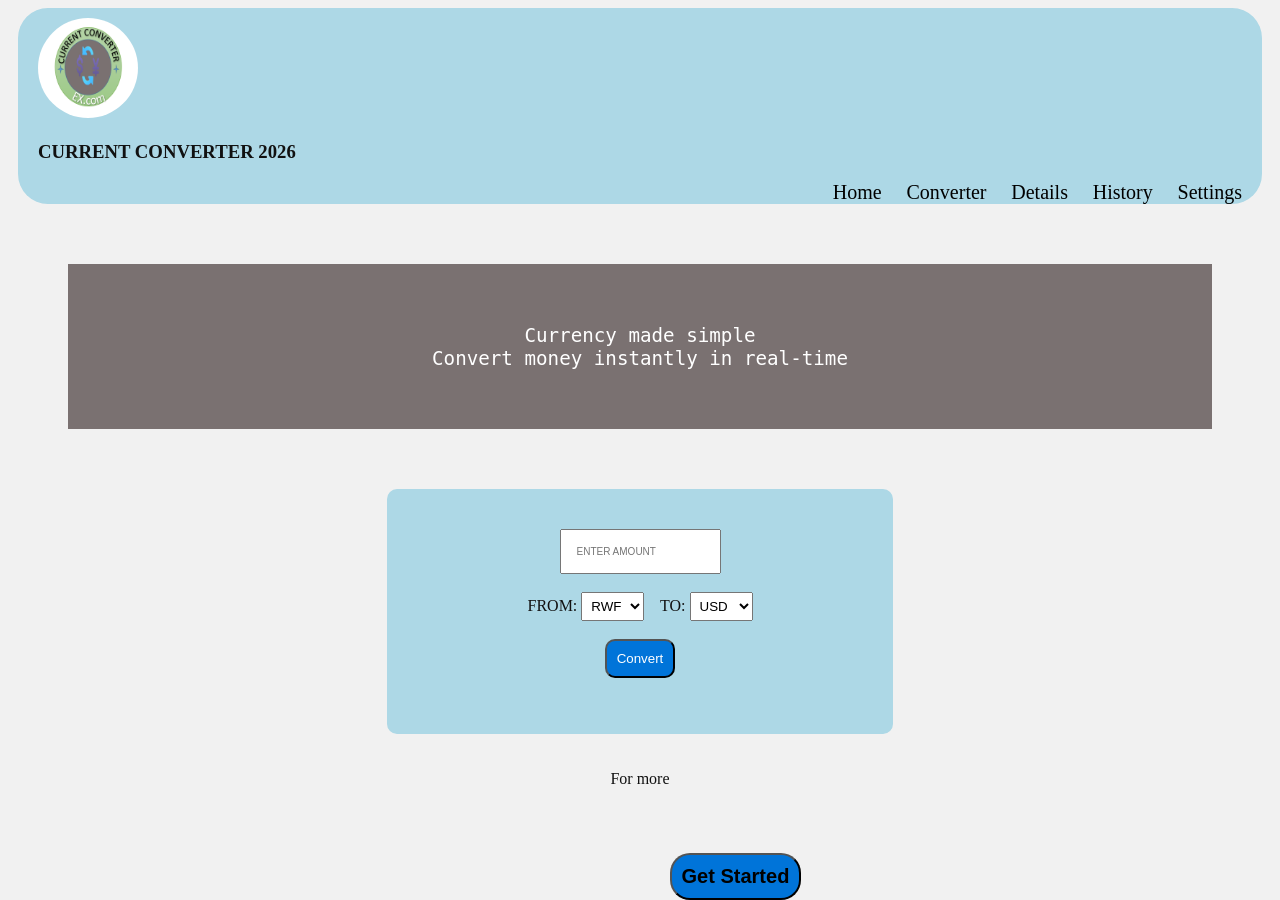
<file: converter/index.html>
<!DOCTYPE html>
<html>
    <head>
        <link rel="icon" href="2.png" type="image/png">
        <title>CURRENT CONVERTER 2026</title>
        <link rel="styleSheet" href="style.css">
        <link rel="styleSheet" href="settings.css">
        <script src="settings.js" defer></script>
    </head>
    <body>
        <header>
            <img src="1.png" controls width="50" height="50">
            <h3 data-i18n="header_main">CURRENT CONVERTER 2026</h3>
            <nav>
                <a href="index.html" data-i18n="nav_home">Home</a>
                <a href="converter.html" data-i18n="nav_converter">Converter</a>
                <a href="details.html" data-i18n="nav_details">Details</a>
                <a href="history.html" data-i18n="nav_history">History</a>
                <a href="settings.html" data-i18n="nav_settings">Settings</a>
            </nav>
        </header>
        <div class="div">
            <pre><span data-i18n="hero_line1">Currency made simple</span>
<span data-i18n="hero_line2">Convert money instantly in real-time</span></pre>
        </div>
        <div class="con">
            <input type="number" id="amount" data-i18n-placeholder="enter_amount" placeholder="ENTER AMOUNT"><br><br>
            <label data-i18n="label_from">FROM:</label>
            <select id="fromCurrency">
                <option value="RWF">RWF</option>
                <option value="USD">USD</option>
                <option value="EUR">EUR</option>
            </select>&nbsp;&nbsp;&nbsp;
            <label data-i18n="label_to">TO:</label>
            <select id="toCurrency">
                <option value="USD">USD</option>
                <option value="RWF">RWF</option>
                <option value="EUR">EUR</option>
            </select><br><br>
            <button onclick="convert()" data-i18n="btn_convert">Convert</button>
            <p id="result"></p>
        </div><br><br>
        <span data-i18n="text_for_more">For more</span> <button class="btn"><a href="converter.html" data-i18n="btn_get_start">Get Started</a></button>
        <script>
        const rates = {
          USD: 1,
          EUR: 0.92,
          RWF: 1300
        };

        function convert() {
          let amount = document.getElementById("amount").value;
          let from = document.getElementById("fromCurrency").value;
          let to = document.getElementById("toCurrency").value;

          if (!amount || amount <= 0) {
            alert(window.translateText("alert_valid_amount"));
            return;
          }

          let result = (amount / rates[from]) * rates[to];

          document.getElementById("result").innerText =
            `${amount} ${from} = ${result.toFixed(2)} ${to}`;

          if (typeof saveHistory === "function") {
            saveHistory(amount, from, to, result);
          }
        }
        </script>
    </body>
</html>
</file>
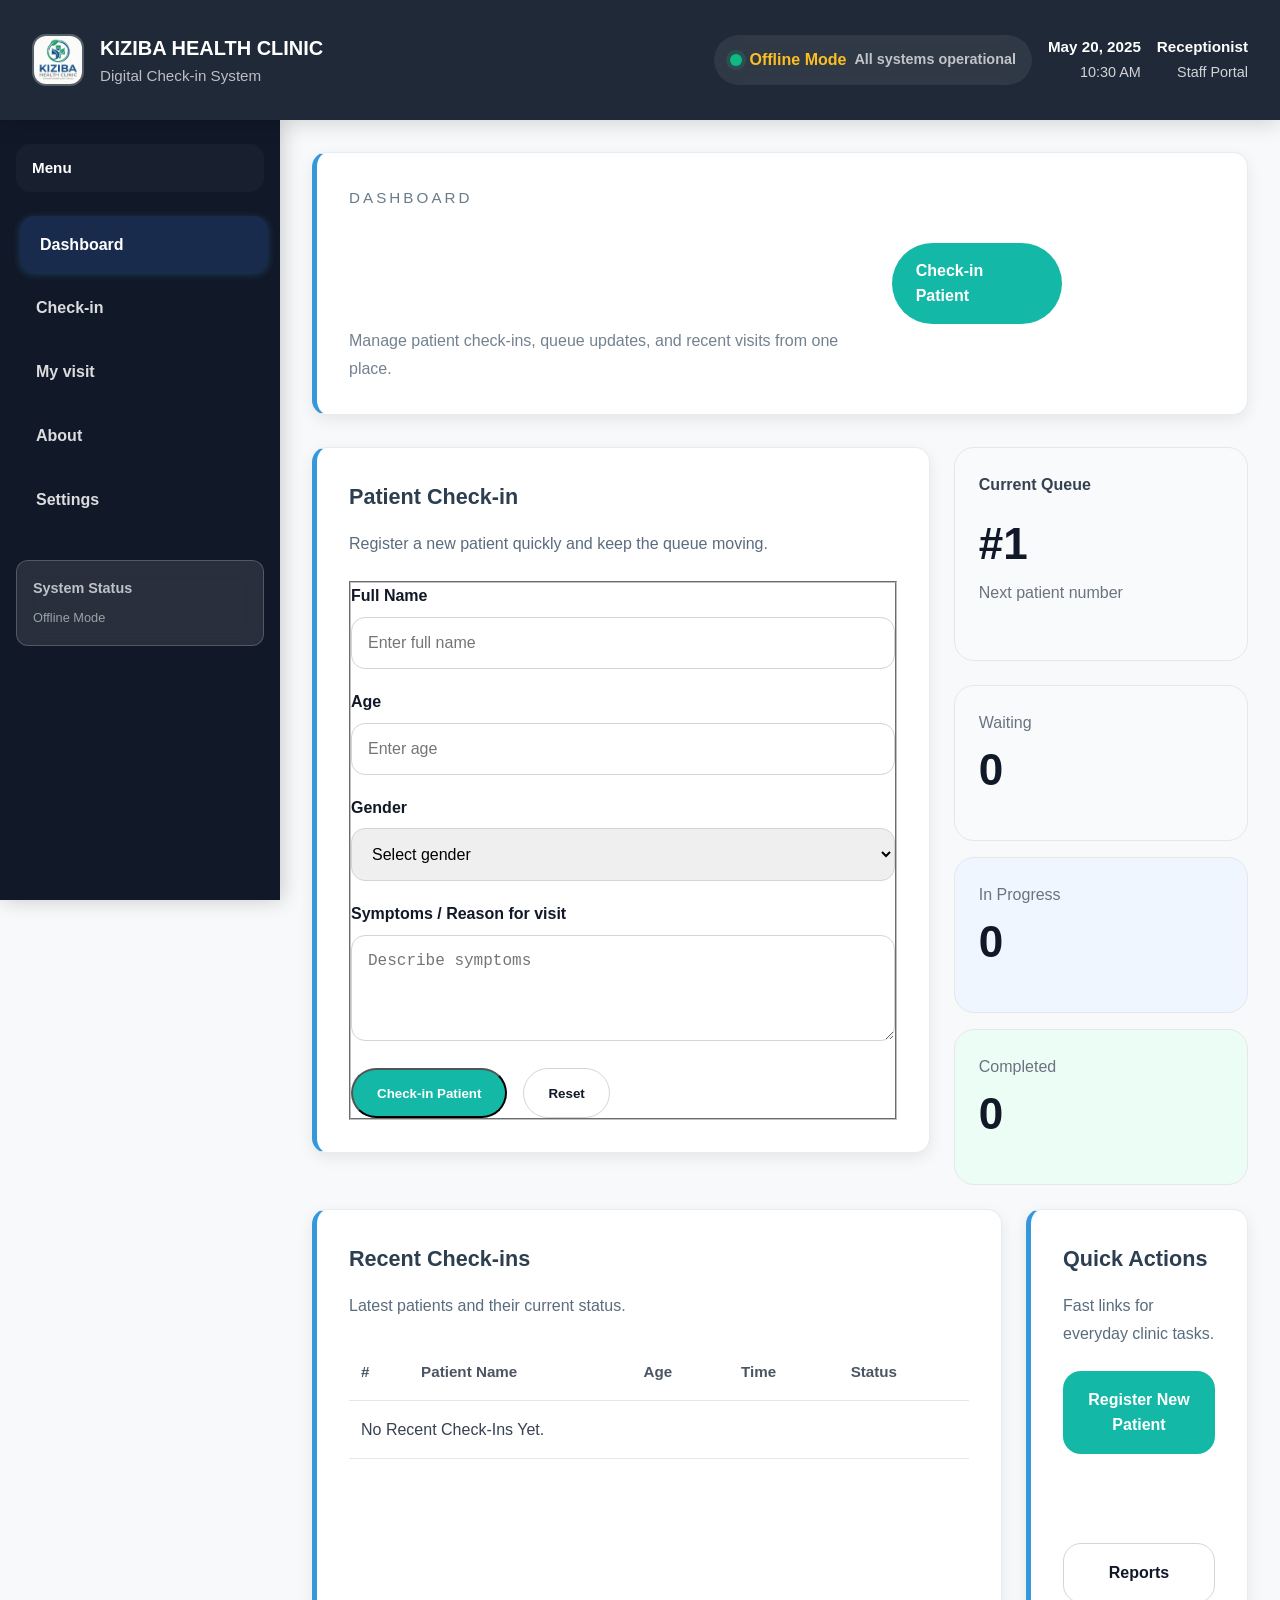
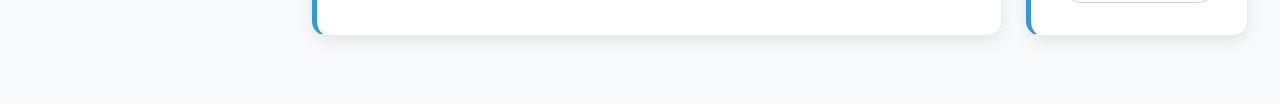
<file: KIZIBA-HEALTH-CLINIC/index.html>
<!DOCTYPE html>
<html lang="en">
    <head>
        <meta charset="UTF-8">
        <meta name="viewport" content="width=device-width, initial-scale=1.0">
        <link rel="icon" href="icon.png">
        <title>KIZIBA HEALTH CLINIC Dashboard</title>
        <link rel="stylesheet" href="style.css">
    </head>
    <body>
        <header class="top-header" role="banner">
            <div class="brand">
                <img src="logo.png" alt="Kiziba Health Clinic Logo">
                <div>
                    <p class="brand-name" id="clinicTitle">KIZIBA HEALTH CLINIC</p>
                    <p class="brand-subtitle">Digital Check-in System</p>
                </div>
            </div>
            <div class="top-meta" aria-label="Dashboard summary">
                <div class="status-pill offline">
                    <span class="status-dot"></span>
                    Offline Mode
                    <span class="status-note">All systems operational</span>
                </div>
                <div class="meta-item">
                    <span class="meta-title">May 20, 2025</span>
                    <span class="meta-value">10:30 AM</span>
                </div>
                <div class="meta-item">
                    <span class="meta-title">Receptionist</span>
                    <span class="meta-value">Staff Portal</span>
                </div>
            </div>
        </header>

        <aside class="sidebar" role="navigation" aria-label="Main navigation">
            <div class="sidebar-brand">
                <p>Menu</p>
            </div>
            <nav>
                <a href="index.html" class="active" aria-current="page">Dashboard</a>
                <a href="check-in.html">Check-in</a>
                <a href="myVisit.html">My visit</a>
                <a href="about.html">About</a>
                <a href="settings.html">Settings</a>
            </nav>
            <div class="div" role="status" aria-label="System status">
                <h6>System Status</h6>
                <p>Offline Mode</p>
            </div>
        </aside>

        <main class="main-content" id="main-content" role="main">
            <section class="dashboard-hero card" aria-label="Dashboard welcome panel">
                <div>
                    <p class="eyebrow">Dashboard</p>
                    <h1>Welcome back, Receptionist</h1>
                    <p>Manage patient check-ins, queue updates, and recent visits from one place.</p>
                </div>
                <div class="hero-actions">
                    <a href="check-in.html" class="button-primary">Check-in Patient</a>
                    <a href="myVisit.html" class="button-secondary">View Queue</a>
                </div>
            </section>

            <section class="dashboard-grid">
                <article class="card card-large">
                    <div class="card-header">
                        <div>
                            <h2>Patient Check-in</h2>
                            <p>Register a new patient quickly and keep the queue moving.</p>
                        </div>
                    </div>
                    <form id="dashboardCheckInForm" class="dashboard-form" aria-label="New patient check-in form">
                        <fieldset>
                            <label for="dashboardFullName">Full Name</label>
                            <input type="text" id="dashboardFullName" placeholder="Enter full name" required>

                            <label for="dashboardAge">Age</label>
                            <input type="number" id="dashboardAge" placeholder="Enter age" required>

                            <label for="dashboardGender">Gender</label>
                            <select id="dashboardGender" required>
                                <option value="">Select gender</option>
                                <option value="Female">Female</option>
                                <option value="Male">Male</option>
                                <option value="Other">Other</option>
                            </select>

                            <label for="dashboardSymptoms">Symptoms / Reason for visit</label>
                            <textarea id="dashboardSymptoms" rows="4" placeholder="Describe symptoms" required></textarea>

                            <div class="form-actions">
                                <button type="submit" class="button-primary">Check-in Patient</button>
                                <button type="reset" class="button-ghost">Reset</button>
                            </div>
                        </fieldset>
                    </form>
                </article>

                <aside class="dashboard-summary">
                    <div class="summary-card">
                        <h3>Current Queue</h3>
                        <p class="summary-number" id="nextPatientNumber">#1</p>
                        <p class="summary-label">Next patient number</p>
                    </div>
                    <div class="summary-grid">
                        <div class="summary-card small-card">
                            <p class="summary-label">Waiting</p>
                            <p class="summary-number" id="queueWaiting">0</p>
                        </div>
                        <div class="summary-card small-card in-progress">
                            <p class="summary-label">In Progress</p>
                            <p class="summary-number" id="queueInProgress">0</p>
                        </div>
                        <div class="summary-card small-card completed">
                            <p class="summary-label">Completed</p>
                            <p class="summary-number" id="queueCompleted">0</p>
                        </div>
                    </div>
                </aside>
            </section>

            <section class="dashboard-grid bottom-row">
                <article class="card recent-card">
                    <div class="card-header">
                        <div>
                            <h2>Recent Check-ins</h2>
                            <p>Latest patients and their current status.</p>
                        </div>
                        <a href="myVisit.html" class="button-secondary">View All Patients</a>
                    </div>
                    <div class="table-wrapper">
                        <table>
                            <thead>
                                <tr>
                                    <th>#</th>
                                    <th>Patient Name</th>
                                    <th>Age</th>
                                    <th>Time</th>
                                    <th>Status</th>
                                </tr>
                            </thead>
                            <tbody id="recentCheckinsBody">
                                <tr><td colspan="5">No recent check-ins yet.</td></tr>
                            </tbody>
                        </table>
                    </div>
                </article>

                <article class="card quick-actions-card">
                    <div class="card-header">
                        <div>
                            <h2>Quick Actions</h2>
                            <p>Fast links for everyday clinic tasks.</p>
                        </div>
                    </div>
                    <div class="actions-list">
                        <a href="check-in.html" class="quick-action button-primary">Register New Patient</a>
                        <a href="myVisit.html" class="quick-action button-secondary">Appointments</a>
                        <a href="settings.html" class="quick-action button-ghost">Reports</a>
                    </div>
                </article>
            </section>
        </main>

        <script src="accessibility.js"></script>
        <script src="script.js"></script>
        <script src="settings.js"></script>
    </body>
</html>
</file>
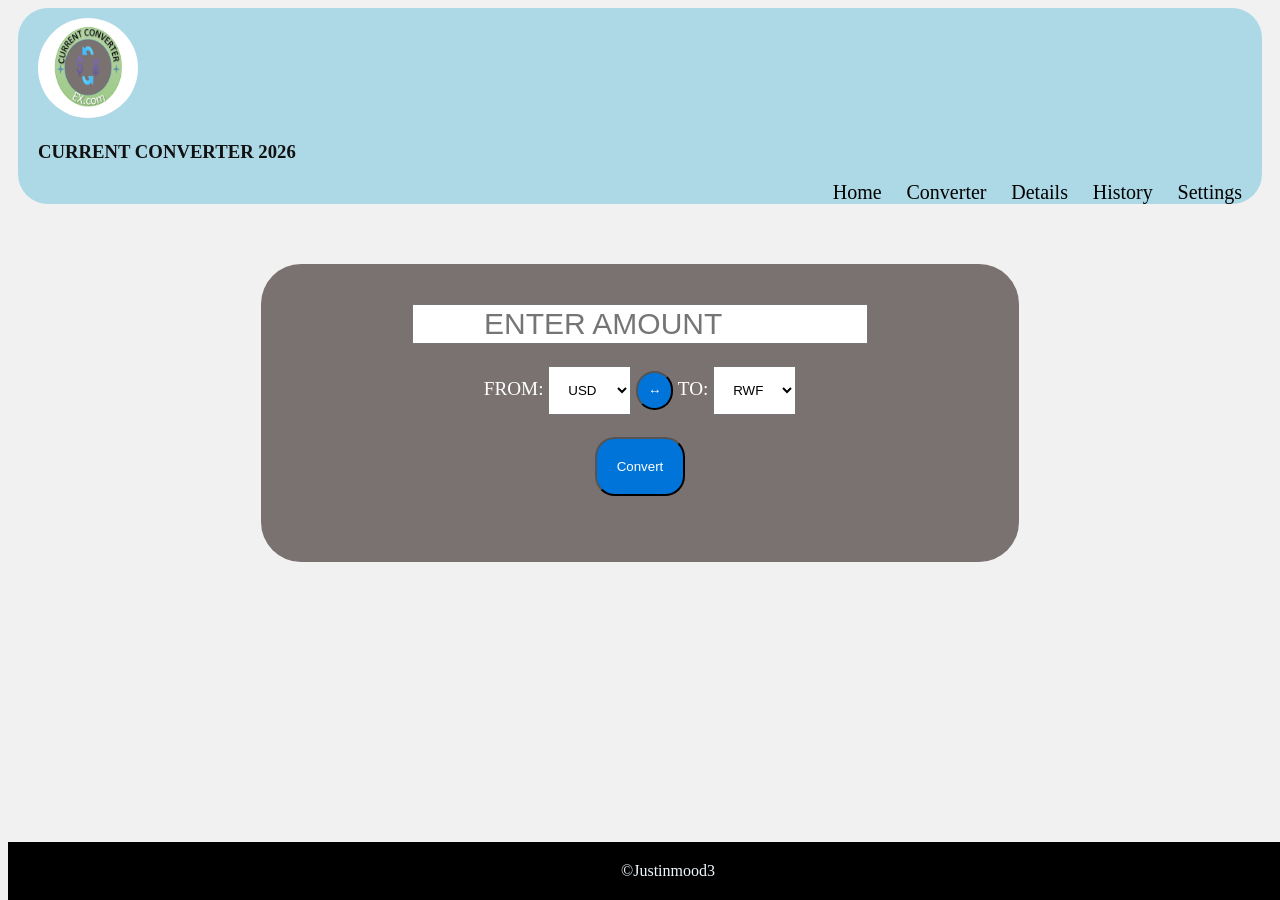
<file: converter/converter.html>
<!DOCTYPE html>
<html>
    <head>
        <link rel="icon" href="2.png" type="image/png">
        <title>CURRENT CONVERTER 2026</title>
        <link rel="styleSheet" href="convert.css">
        <link rel="styleSheet" href="settings.css">
        <script src="settings.js" defer></script>
    </head>
    <body>
        <header>
            <img src="1.png" controls width="50" height="50">
            <h3 data-i18n="header_main">CURRENT CONVERTER 2026</h3>
            <nav>
                <a href="index.html" data-i18n="nav_home">Home</a>
                <a href="converter.html" data-i18n="nav_converter">Converter</a>
                <a href="details.html" data-i18n="nav_details">Details</a>
                <a href="history.html" data-i18n="nav_history">History</a>
                <a href="settings.html" data-i18n="nav_settings">Settings</a>
            </nav>
        </header>
        <div class="div">
            <input type="number" id="amount" data-i18n-placeholder="enter_amount" placeholder="ENTER AMOUNT"><br><br>
            <label data-i18n="label_from">FROM:</label>
            <select id="from">
                <option>USD</option>
                <option>EUR</option>
                <option>GBP</option>
                <option>RWF</option>
                <option>KES</option>
                <option>UGX</option>
                <option>TZS</option>
                <option>NGN</option>
                <option>ZAR</option>
                <option>JPY</option>
            </select>
            <button onclick="swap()" class="button">↔</button>
            <label data-i18n="label_to">TO:</label>
            <select id="to">
                <option>RWF</option>
                <option>EUR</option>
                <option>USD</option>
                <option>GBP</option>
                <option>KES</option>
                <option>UGX</option>
                <option>TZS</option>
                <option>NGN</option>
                <option>ZAR</option>
                <option>JPY</option>
            </select><br><br>
            <button onclick="convert()" data-i18n="btn_convert">Convert</button>
            <h1 id="result"></h1>
            <p id="rate"></p>
            <p id="time"></p>
        </div>
        <script src="script.js"></script>
    </body>
    <footer>
        &copy;Justinmood3
    </footer>
</html>
</file>
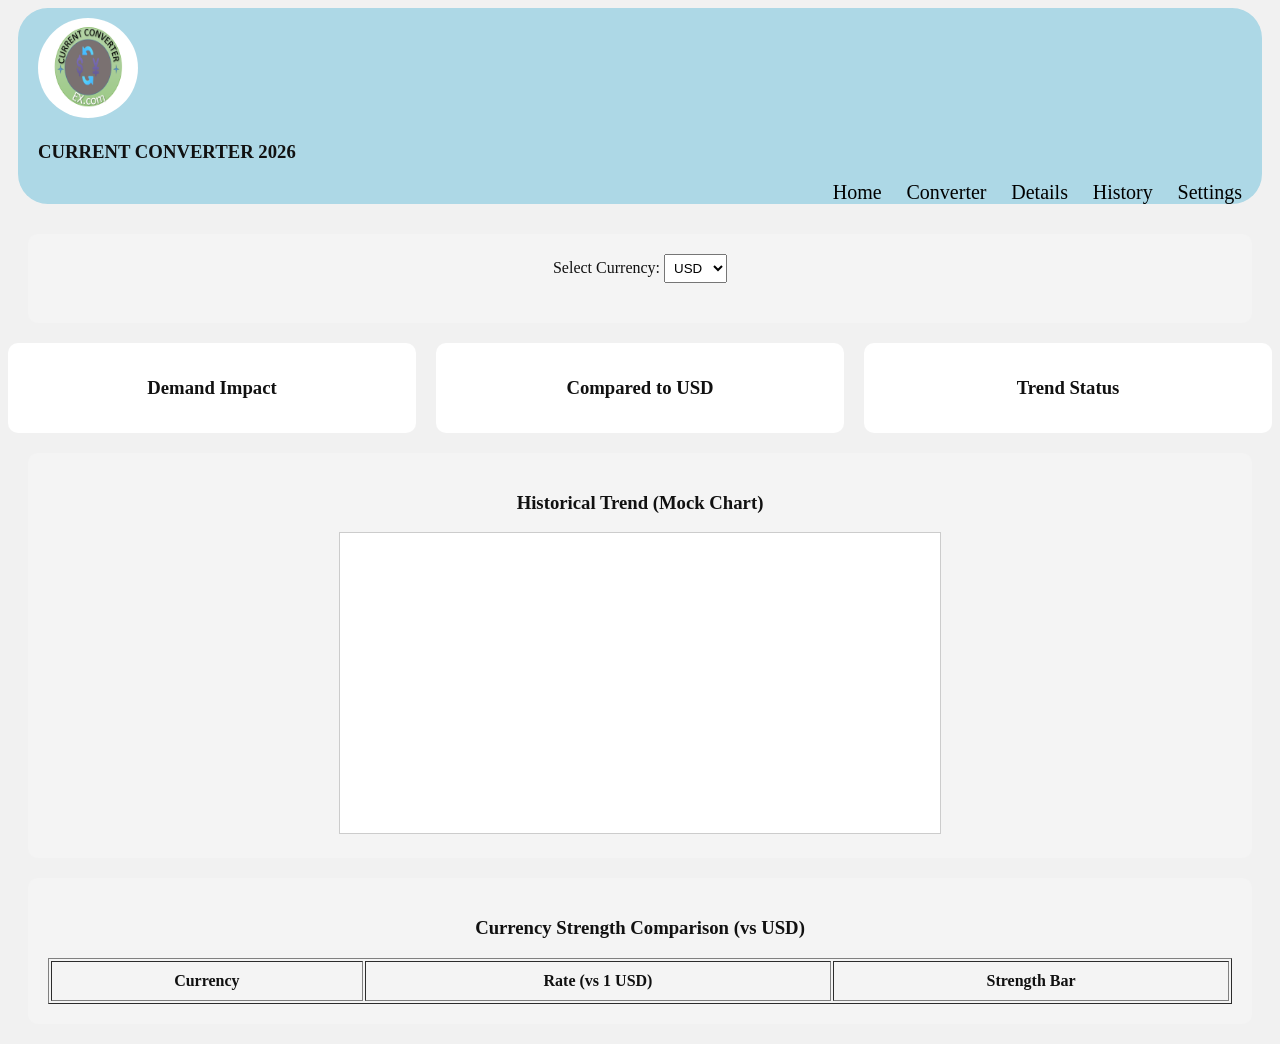
<file: converter/details.html>
<!DOCTYPE html>
<html>
    <head>
        <link rel="icon" href="2.png" type="image/png">
        <title>CURRENT CONVERTER 2026</title>
        <link rel="styleSheet" href="style.css">
        <link rel="styleSheet" href="settings.css">
        <script src="settings.js" defer></script>
    </head>
    <body>
        <header>
            <img src="1.png" controls width="50" height="50">
            <h3 data-i18n="header_main">CURRENT CONVERTER 2026</h3>
            <nav>
                <a href="index.html" data-i18n="nav_home">Home</a>
                <a href="converter.html" data-i18n="nav_converter">Converter</a>
                <a href="details.html" data-i18n="nav_details">Details</a>
                <a href="history.html" data-i18n="nav_history">History</a>
                <a href="settings.html" data-i18n="nav_settings">Settings</a>
            </nav>
        </header>

<div class="box">
  <label data-i18n="details_select_currency">Select Currency:</label>
  <select id="currencySelect" onchange="updateDetails()">
    <option value="USD">USD</option>
    <option value="EUR">EUR</option>
    <option value="GBP">GBP</option>
    <option value="RWF">RWF</option>
    <option value="KES">KES</option>
    <option value="UGX">UGX</option>
    <option value="TZS">TZS</option>
    <option value="NGN">NGN</option>
    <option value="ZAR">ZAR</option>
    <option value="JPY">JPY</option>
  </select>

  <h2 id="currencyTitle"></h2>
  <p id="liveRate"></p>
</div>

<div class="row">
  <div class="card">
    <h3 data-i18n="details_demand_impact">Demand Impact</h3>
    <p id="demand"></p>
  </div>

  <div class="card">
    <h3 data-i18n="details_compared_usd">Compared to USD</h3>
    <p id="compare"></p>
  </div>

  <div class="card">
    <h3 data-i18n="details_trend_status">Trend Status</h3>
    <p id="trend"></p>
  </div>
</div>

<div class="box">
  <h3 data-i18n="details_historical_trend">Historical Trend (Mock Chart)</h3>
  <canvas id="chart"></canvas>
</div>

<div class="box">
  <h3 data-i18n="details_strength_comparison">Currency Strength Comparison (vs USD)</h3>
  <table border="1" width="100%" cellpadding="10">
    <tr>
      <th data-i18n="table_currency">Currency</th>
      <th data-i18n="table_rate">Rate (vs 1 USD)</th>
      <th data-i18n="table_strength_bar">Strength Bar</th>
    </tr>
    <tbody id="compareTable"></tbody>
  </table>
</div>

<script>
let baseRates = {
  USD: 1,
  EUR: 0.92,
  GBP: 0.78,
  RWF: 1300,
  KES: 130,
  UGX: 3800,
  TZS: 2500,
  NGN: 1500,
  ZAR: 18,
  JPY: 150
};

function getDemandFactor(currency) {
  let history = JSON.parse(localStorage.getItem("history")) || [];

  let count = history.filter(h =>
    h.from === currency || h.to === currency
  ).length;

  let demand = 1 + (count * 0.03);
  if (demand > 2.5) demand = 2.5;

  return demand;
}

function updateDetails() {
  let currency = document.getElementById("currencySelect").value;
  let demandFactor = getDemandFactor(currency);
  let rate = baseRates[currency] * demandFactor;

  document.getElementById("currencyTitle").innerText =
    currency + " " + window.translateText("details_title_suffix");

  document.getElementById("liveRate").innerText =
    window.translateText("details_live_rate", { rate: rate.toFixed(2), currency: currency });

  document.getElementById("demand").innerText =
    window.translateText("details_app_usage_demand", { demand: demandFactor.toFixed(2) });

  document.getElementById("compare").innerText =
    window.translateText("details_compared_line", { rate: rate.toFixed(2), currency: currency });

  document.getElementById("trend").innerText =
    demandFactor > 1.3
      ? window.translateText("details_trend_strong")
      : window.translateText("details_trend_stable");

  drawChart(currency, rate);
  updateComparisonTable();
}

function drawChart(currency, rate) {
  let canvas = document.getElementById("chart");
  let ctx = canvas.getContext("2d");

  canvas.width = 600;
  canvas.height = 300;
  ctx.clearRect(0, 0, canvas.width, canvas.height);

  let history = JSON.parse(localStorage.getItem("history")) || [];
  let usage = 0;
  let data = [];

  for (let i = 0; i < Math.max(10, history.length); i++) {
    if (history[i] && (history[i].from === currency || history[i].to === currency)) {
      usage++;
    }
    let value = rate + usage * 0.5 + (Math.random() * 2 - 1);
    data.push(value);
  }

  let min = Math.min(...data);
  let max = Math.max(...data);

  function x(i) {
    return i * 50 + 20;
  }

  function y(v) {
    return 250 - ((v - min) / (max - min)) * 200;
  }

  ctx.beginPath();
  ctx.moveTo(x(0), y(data[0]));
  for (let i = 1; i < data.length; i++) {
    ctx.lineTo(x(i), y(data[i]));
  }
  ctx.strokeStyle = "green";
  ctx.lineWidth = 3;
  ctx.stroke();

  ctx.fillStyle = "black";
  ctx.fillText(window.translateText("chart_label", { currency: currency }), 20, 20);
}

function updateComparisonTable() {
  let table = document.getElementById("compareTable");
  table.innerHTML = "";
  let max = 4000;

  Object.keys(baseRates).forEach(cur => {
    let demand = getDemandFactor(cur);
    let rate = baseRates[cur] * demand;
    let width = (rate / max) * 100;
    let color = rate > 1000 ? "green" : rate > 100 ? "orange" : "red";

    table.innerHTML += `
      <tr>
        <td>${cur}</td>
        <td>${rate.toFixed(2)}</td>
        <td>
          <div style="background:#ddd; width:100%; height:15px;">
            <div style="width:${width}%; height:15px; background:${color};"></div>
          </div>
        </td>
      </tr>
    `;
  });
}

setInterval(updateDetails, 4000);
updateDetails();
</script>

</body>
</html>
</file>
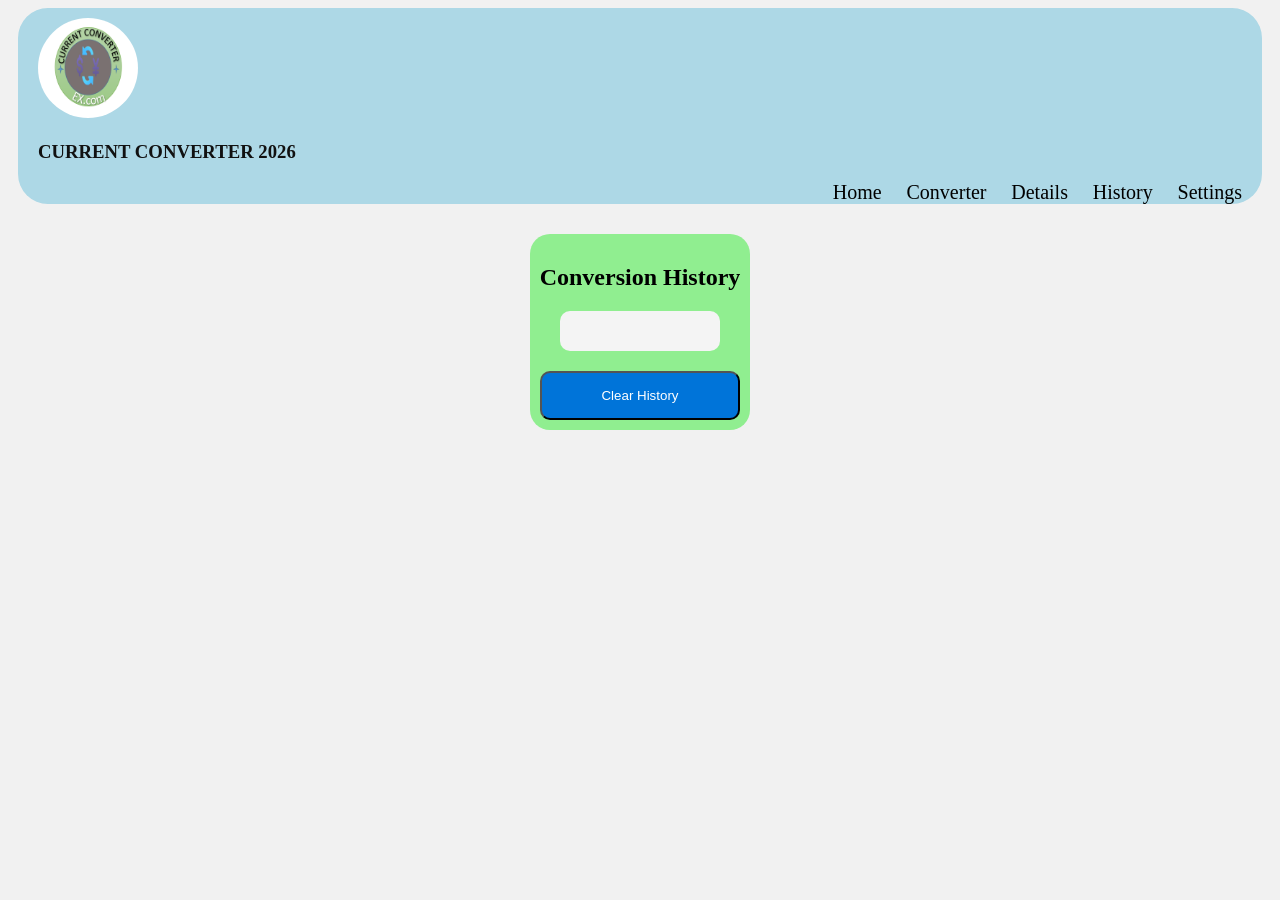
<file: converter/history.html>
<!DOCTYPE html>
<html>
    <head>
        <link rel="icon" href="2.png" type="image/png">
        <title>CURRENT CONVERTER 2026</title>
        <link rel="styleSheet" href="style.css">
        <link rel="styleSheet" href="settings.css">
        <script src="settings.js" defer></script>
    </head>
    <body>
        <header>
            <img src="1.png" controls width="50" height="50">
            <h3 data-i18n="header_main">CURRENT CONVERTER 2026</h3>
            <nav>
                <a href="index.html" data-i18n="nav_home">Home</a>
                <a href="converter.html" data-i18n="nav_converter">Converter</a>
                <a href="details.html" data-i18n="nav_details">Details</a>
                <a href="history.html" data-i18n="nav_history">History</a>
                <a href="settings.html" data-i18n="nav_settings">Settings</a>
            </nav>
        </header>
        <section class="btn_cont">
            <h1 data-i18n="history_title">Conversion History</h1>
            <div id="historyList" class="box"></div>
            <button onclick="clearHistory()" class="card" data-i18n="btn_clear_history">Clear History</button>
        </section>
        <script src="script.js"></script>
    </body>
</html>
</file>
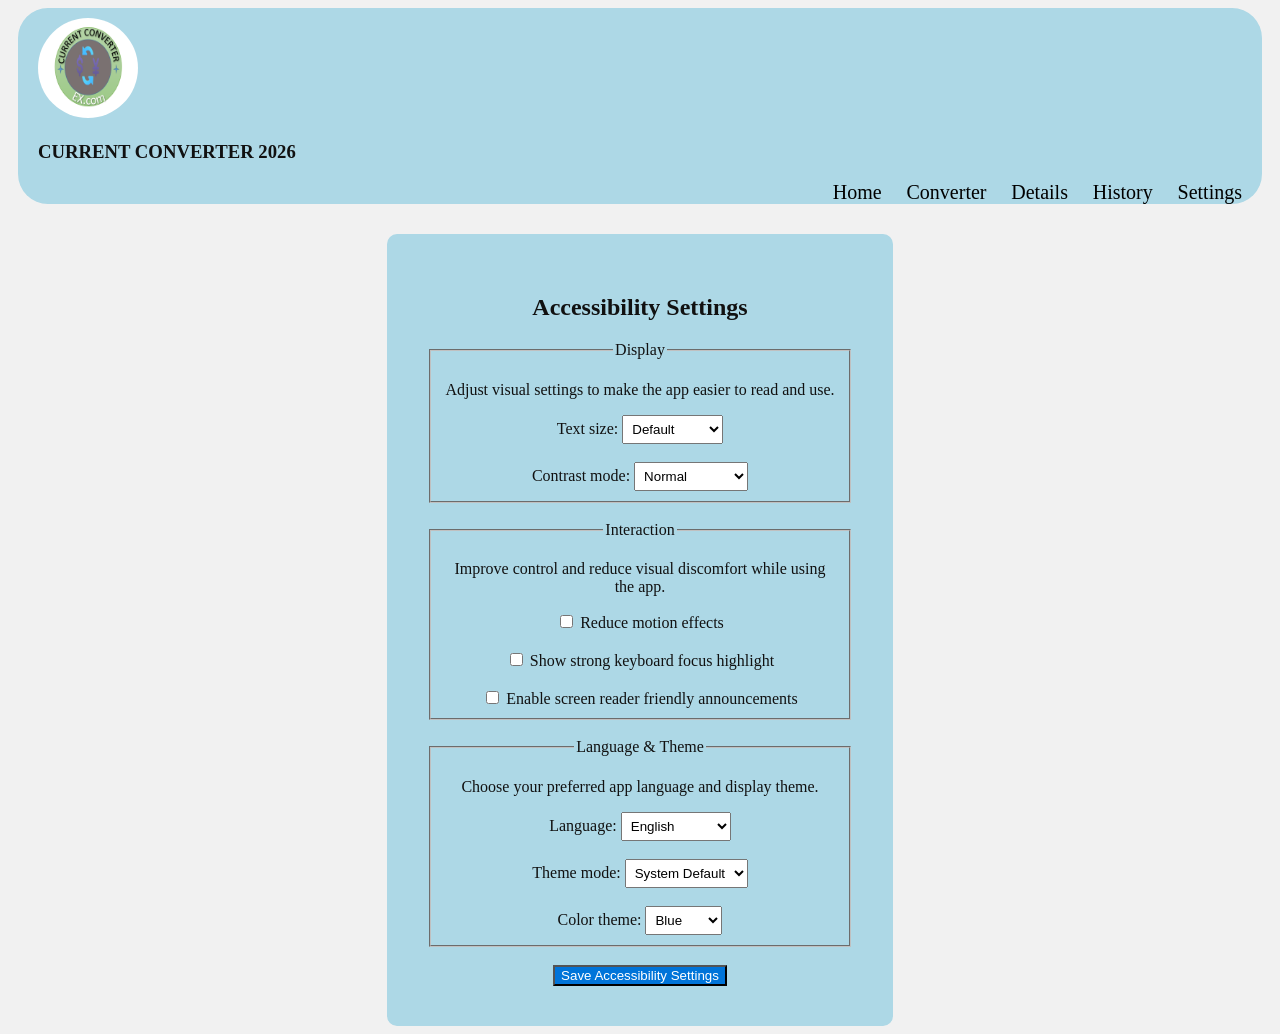
<file: converter/settings.html>
<!DOCTYPE html>
<html>
    <head>
        <link rel="icon" href="2.png" type="image/png">
        <title>CURRENT CONVERTER 2026</title>
        <link rel="styleSheet" href="style.css">
        <link rel="styleSheet" href="settings.css">
        <script src="settings.js" defer></script>
    </head>
    <body>
        <header>
            <img src="1.png" controls width="50" height="50">
            <h3 data-i18n="header_main">CURRENT CONVERTER 2026</h3>
            <nav>
               <a href="index.html" data-i18n="nav_home">Home</a>
                <a href="converter.html" data-i18n="nav_converter">Converter</a>
                <a href="details.html" data-i18n="nav_details">Details</a>
                <a href="history.html" data-i18n="nav_history">History</a>
                <a href="settings.html" data-i18n="nav_settings">Settings</a>
            </nav>
        </header>
        <main>
            <section class="con" aria-labelledby="accessibility-settings">
                <h2 id="accessibility-settings" data-i18n="settings_title">Accessibility Settings</h2>
                <form>
                    <fieldset>
                        <legend data-i18n="settings_display">Display</legend>
                        <p data-i18n="settings_display_help">Adjust visual settings to make the app easier to read and use.</p>

                        <label for="text-size" data-i18n="settings_text_size">Text size:</label>
                        <select id="text-size" name="text-size">
                            <option value="default" data-i18n="settings_text_default">Default</option>
                            <option value="large" data-i18n="settings_text_large">Large</option>
                            <option value="x-large" data-i18n="settings_text_x_large">Extra Large</option>
                        </select>
                        <br><br>

                        <label for="contrast" data-i18n="settings_contrast">Contrast mode:</label>
                        <select id="contrast" name="contrast">
                            <option value="normal" data-i18n="settings_contrast_normal">Normal</option>
                            <option value="high" data-i18n="settings_contrast_high">High Contrast</option>
                        </select>
                    </fieldset>

                    <br>

                    <fieldset>
                        <legend data-i18n="settings_interaction">Interaction</legend>
                        <p data-i18n="settings_interaction_help">Improve control and reduce visual discomfort while using the app.</p>

                        <label>
                            <input type="checkbox" name="reduce-motion">
                            <span data-i18n="settings_reduce_motion">Reduce motion effects</span>
                        </label>
                        <br><br>

                        <label>
                            <input type="checkbox" name="keyboard-focus">
                            <span data-i18n="settings_keyboard_focus">Show strong keyboard focus highlight</span>
                        </label>
                        <br><br>

                        <label>
                            <input type="checkbox" name="screen-reader">
                            <span data-i18n="settings_screen_reader">Enable screen reader friendly announcements</span>
                        </label>
                    </fieldset>

                    <br>
                    
                    <fieldset>
                        <legend data-i18n="settings_language_theme">Language & Theme</legend>
                        <p data-i18n="settings_language_theme_help">Choose your preferred app language and display theme.</p>

                        <label for="language" data-i18n="settings_language">Language:</label>
                        <select id="language" name="language">
                            <option value="en" data-i18n="language_english">English</option>
                            <option value="fr" data-i18n="language_french">French</option>
                            <option value="es" data-i18n="language_spanish">Spanish</option>
                            <option value="pt" data-i18n="language_portuguese">Portuguese</option>
                            <option value="zh" data-i18n="language_chinese">Chinese</option>
                            <option value="rw" data-i18n="language_kinyarwanda">Kinyarwanda</option>
                        </select>
                        <br><br>

                        <label for="theme-mode" data-i18n="settings_theme_mode">Theme mode:</label>
                        <select id="theme-mode" name="theme-mode">
                            <option value="system" data-i18n="settings_theme_system">System Default</option>
                            <option value="light" data-i18n="settings_theme_light">Light</option>
                            <option value="dark" data-i18n="settings_theme_dark">Dark</option>
                        </select>
                        <br><br>

                        <label for="color-theme" data-i18n="settings_color_theme">Color theme:</label>
                        <select id="color-theme" name="color-theme">
                            <option value="blue" data-i18n="settings_color_blue">Blue</option>
                            <option value="green" data-i18n="settings_color_green">Green</option>
                            <option value="orange" data-i18n="settings_color_orange">Orange</option>
                            <option value="gray" data-i18n="settings_color_gray">Gray</option>
                        </select>
                    </fieldset>

                    <br>
                    <button type="submit" data-i18n="settings_save">Save Accessibility Settings</button>
                </form>
            </section>
        </main>
    </body>
</html>
</file>
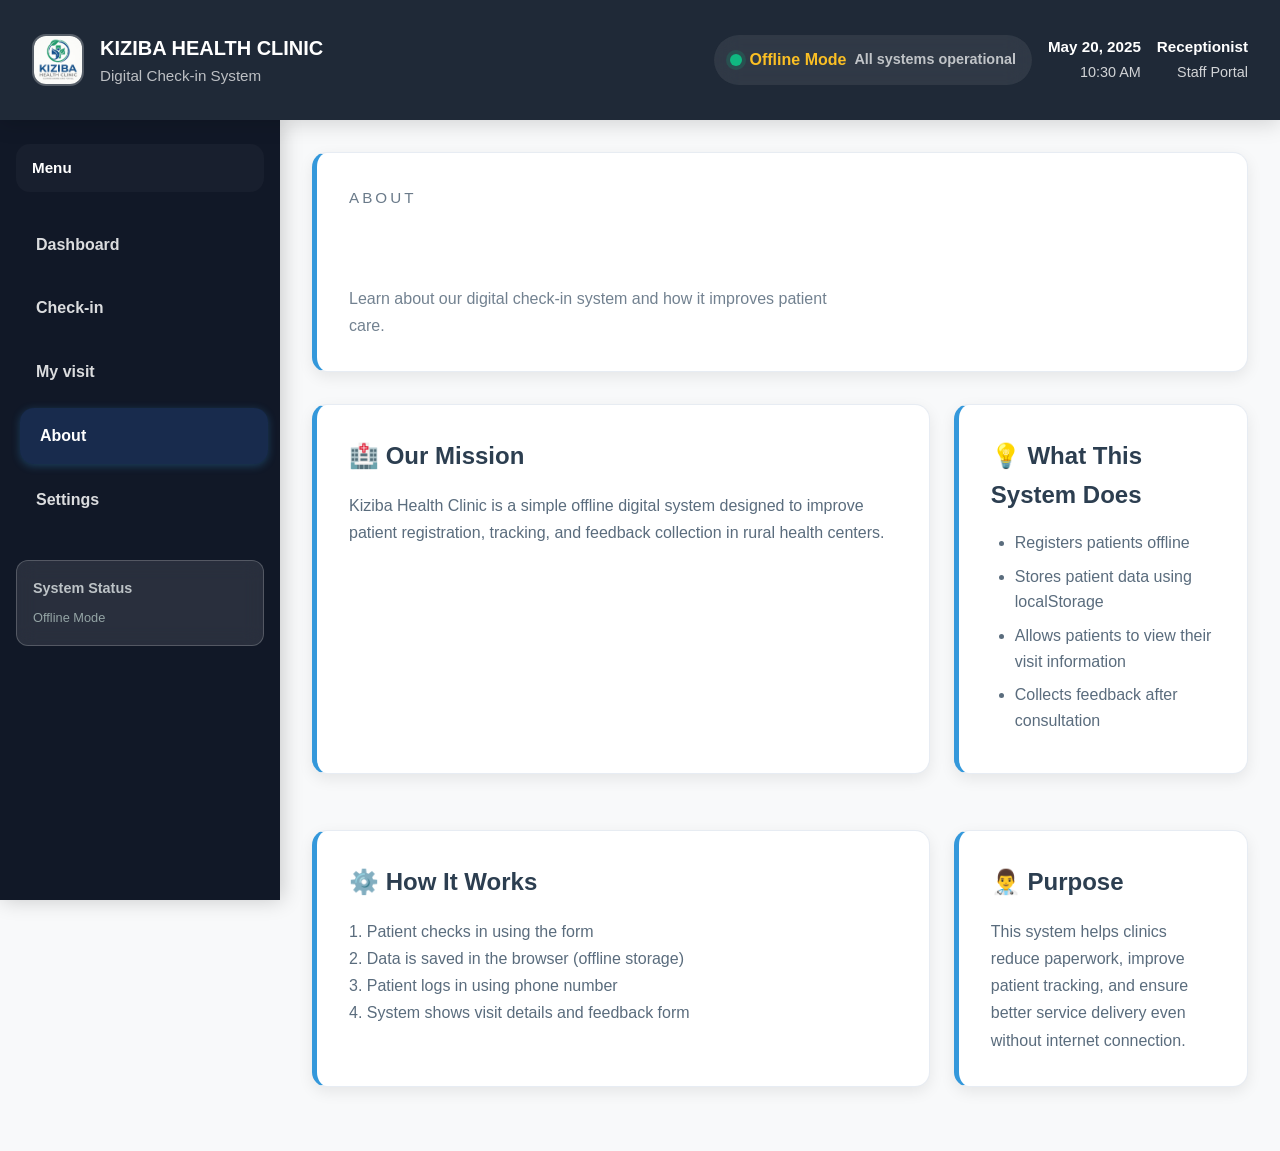
<file: KIZIBA-HEALTH-CLINIC/about.html>
<!DOCTYPE html>
<html lang="en">
    <head>
        <meta charset="UTF-8">
        <meta name="viewport" content="width=device-width, initial-scale=1.0">
        <link rel="icon" href="icon.png">
        <title>About - KIZIBA HEALTH CLINIC</title>
        <link rel="stylesheet" href="style.css">
    </head>
    <body>
        <header class="top-header" role="banner">
            <div class="brand">
                <img src="logo.png" alt="Kiziba Health Clinic Logo">
                <div>
                    <p class="brand-name" id="clinicTitle">KIZIBA HEALTH CLINIC</p>
                    <p class="brand-subtitle">Digital Check-in System</p>
                </div>
            </div>
            <div class="top-meta" aria-label="Dashboard summary">
                <div class="status-pill offline">
                    <span class="status-dot"></span>
                    Offline Mode
                    <span class="status-note">All systems operational</span>
                </div>
                <div class="meta-item">
                    <span class="meta-title">May 20, 2025</span>
                    <span class="meta-value">10:30 AM</span>
                </div>
                <div class="meta-item">
                    <span class="meta-title">Receptionist</span>
                    <span class="meta-value">Staff Portal</span>
                </div>
            </div>
        </header>

        <aside class="sidebar" role="navigation" aria-label="Main navigation">
            <div class="sidebar-brand">
                <p>Menu</p>
            </div>
            <nav>
                <a href="index.html">Dashboard</a>
                <a href="check-in.html">Check-in</a>
                <a href="myVisit.html">My visit</a>
                <a href="about.html" class="active" aria-current="page">About</a>
                <a href="settings.html">Settings</a>
            </nav>
            <div class="div" role="status" aria-label="System status">
                <h6>System Status</h6>
                <p>Offline Mode</p>
            </div>
        </aside>

        <main class="main-content" id="main-content" role="main">
            <section class="dashboard-hero card" aria-label="About page welcome panel">
                <div>
                    <p class="eyebrow">About</p>
                    <h1>Kiziba Health Clinic System</h1>
                    <p>Learn about our digital check-in system and how it improves patient care.</p>
                </div>
                <div class="hero-actions">
                    <a href="index.html" class="button-secondary">Back to Dashboard</a>
                </div>
            </section>

            <section class="dashboard-grid">
                <article class="card">
                    <h2>🏥 Our Mission</h2>
                    <p>
                        Kiziba Health Clinic is a simple offline digital system designed to improve
                        patient registration, tracking, and feedback collection in rural health centers.
                    </p>
                </article>

                <article class="card">
                    <h2>💡 What This System Does</h2>
                    <ul>
                        <li>Registers patients offline</li>
                        <li>Stores patient data using localStorage</li>
                        <li>Allows patients to view their visit information</li>
                        <li>Collects feedback after consultation</li>
                    </ul>
                </article>

                <article class="card">
                    <h2>⚙️ How It Works</h2>
                    <p>
                        1. Patient checks in using the form<br>
                        2. Data is saved in the browser (offline storage)<br>
                        3. Patient logs in using phone number<br>
                        4. System shows visit details and feedback form
                    </p>
                </article>

                <article class="card">
                    <h2>👨‍⚕️ Purpose</h2>
                    <p>
                        This system helps clinics reduce paperwork, improve patient tracking,
                        and ensure better service delivery even without internet connection.
                    </p>
                </article>
            </section>
        </main>

        <script src="accessibility.js"></script>
        <script src="script.js"></script>
        <script src="settings.js"></script>
    </body>
</html>
</file>
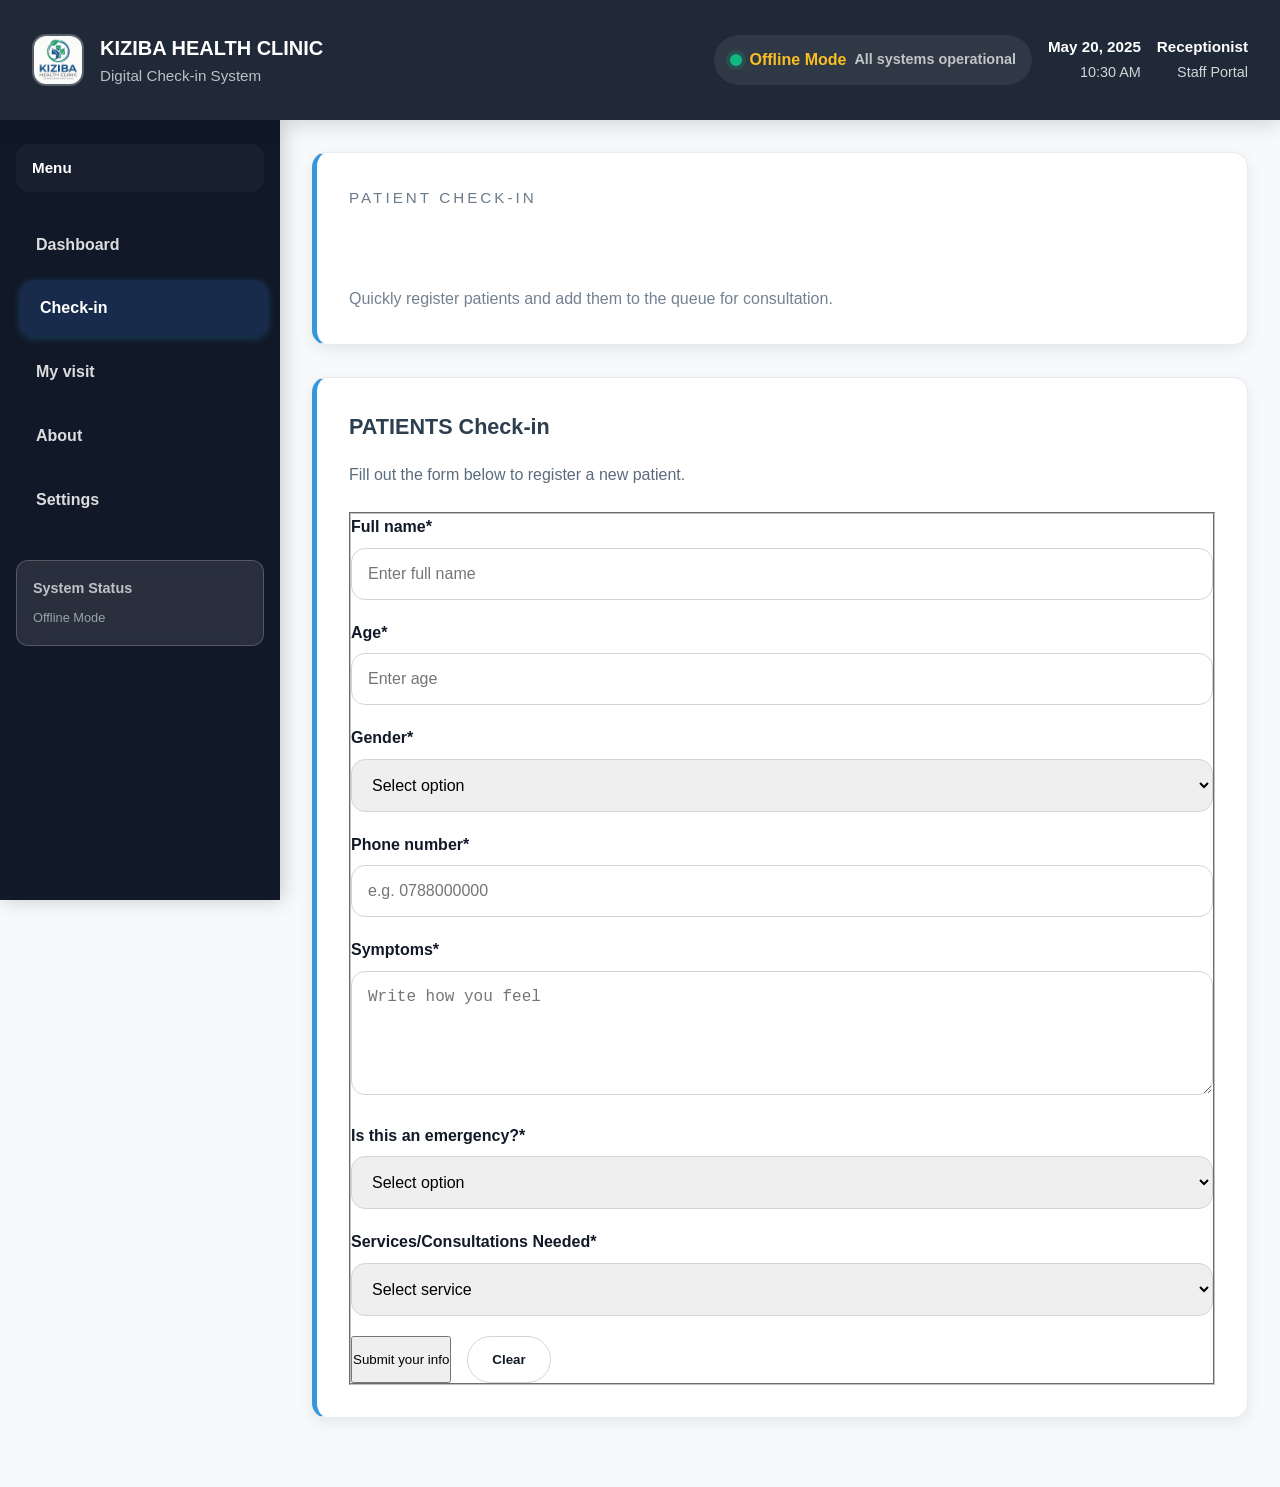
<file: KIZIBA-HEALTH-CLINIC/check-in.html>
<!DOCTYPE html>
<html lang="en">
    <head>
        <meta charset="UTF-8">
        <meta name="viewport" content="width=device-width, initial-scale=1.0">
        <link rel="icon" href="icon.png">
        <title>KIZIBA HEALTH CLINIC - Check-in</title>
        <link rel="stylesheet" href="style.css">
    </head>
    <body>
        <header class="top-header" role="banner">
            <div class="brand">
                <img src="logo.png" alt="Kiziba Health Clinic Logo">
                <div>
                    <p class="brand-name" id="clinicTitle">KIZIBA HEALTH CLINIC</p>
                    <p class="brand-subtitle">Digital Check-in System</p>
                </div>
            </div>
            <div class="top-meta" aria-label="Dashboard summary">
                <div class="status-pill offline">
                    <span class="status-dot"></span>
                    Offline Mode
                    <span class="status-note">All systems operational</span>
                </div>
                <div class="meta-item">
                    <span class="meta-title">May 20, 2025</span>
                    <span class="meta-value">10:30 AM</span>
                </div>
                <div class="meta-item">
                    <span class="meta-title">Receptionist</span>
                    <span class="meta-value">Staff Portal</span>
                </div>
            </div>
        </header>

        <aside class="sidebar" role="navigation" aria-label="Main navigation">
            <div class="sidebar-brand">
                <p>Menu</p>
            </div>
            <nav>
                <a href="index.html">Dashboard</a>
                <a href="check-in.html" class="active" aria-current="page">Check-in</a>
                <a href="myVisit.html">My visit</a>
                <a href="about.html">About</a>
                <a href="settings.html">Settings</a>
            </nav>
            <div class="div" role="status" aria-label="System status">
                <h6>System Status</h6>
                <p>Offline Mode</p>
            </div>
        </aside>

        <main class="main-content" id="main-content" role="main">
            <section class="dashboard-hero card" aria-label="Check-in welcome panel">
                <div>
                    <p class="eyebrow">Patient Check-in</p>
                    <h1>Register New Patient</h1>
                    <p>Quickly register patients and add them to the queue for consultation.</p>
                </div>
                <div class="hero-actions">
                    <a href="index.html" class="button-secondary">Back to Dashboard</a>
                </div>
            </section>

            <section class="card">
                <div class="card-header">
                    <div>
                        <h2>PATIENTS Check-in</h2>
                        <p>Fill out the form below to register a new patient.</p>
                    </div>
                </div>
                <form id="checkInForm" class="dashboard-form" role="form" aria-labelledby="checkin-title">
                    <fieldset>
                        <legend id="checkin-title" class="sr-only">Patient Check-in Form</legend>

                        <label for="fullName">Full name*</label>
                        <input type="text" id="fullName" placeholder="Enter full name" required aria-describedby="name-help">
                        <span id="name-help" class="sr-only">Enter your full legal name as it appears on your identification</span>

                        <label for="age">Age*</label>
                        <input type="number" id="age" placeholder="Enter age" required min="1" max="120" aria-describedby="age-help">
                        <span id="age-help" class="sr-only">Enter your age in years</span>

                        <label for="gender">Gender*</label>
                        <select id="gender" required aria-describedby="gender-help">
                            <option value="">Select option</option>
                            <option value="Male">Male</option>
                            <option value="Female">Female</option>
                            <option value="Other">Other</option>
                            <option value="Prefer not to say">Prefer not to say</option>
                        </select>
                        <span id="gender-help" class="sr-only">Select your gender identity</span>

                        <label for="phone">Phone number*</label>
                        <input type="tel" id="phone" placeholder="e.g. 0788000000" required pattern="[0-9]{10}" aria-describedby="phone-help">
                        <span id="phone-help" class="sr-only">Enter your 10-digit phone number starting with 078, 079, etc.</span>

                        <label for="symptoms">Symptoms*</label>
                        <textarea id="symptoms" cols="30" rows="5" placeholder="Write how you feel" required aria-describedby="symptoms-help"></textarea>
                        <span id="symptoms-help" class="sr-only">Describe your current symptoms and how you're feeling</span>

                        <label for="emergency">Is this an emergency?*</label>
                        <select id="emergency" required aria-describedby="emergency-help">
                            <option value="">Select option</option>
                            <option value="No">No - Routine Visit</option>
                            <option value="Yes">Yes - Emergency</option>
                            <option value="Urgent">Urgent - Needs Priority</option>
                        </select>
                        <span id="emergency-help" class="sr-only">Select whether this is an emergency or routine visit</span>

                        <label for="services">Services/Consultations Needed*</label>
                        <select id="services" required aria-describedby="services-help">
                            <option value="">Select service</option>
                            <option value="General Consultation">General Consultation</option>
                            <option value="Emergency Care">Emergency Care</option>
                            <option value="Vaccination">Vaccination</option>
                            <option value="Follow-up">Follow-up</option>
                            <option value="Laboratory">Laboratory</option>
                            <option value="Other">Other</option>
                        </select>
                        <span id="services-help" class="sr-only">Select the type of service you need</span>

                        <div class="form-actions">
                            <button type="submit">Submit your info</button>
                            <button type="reset" class="button-ghost">Clear</button>
                        </div>
                    </fieldset>
                </form>
            </section>
        </main>

        <script src="accessibility.js"></script>
        <script src="script.js"></script>
        <script src="settings.js"></script>
    </body>
</html>
</file>
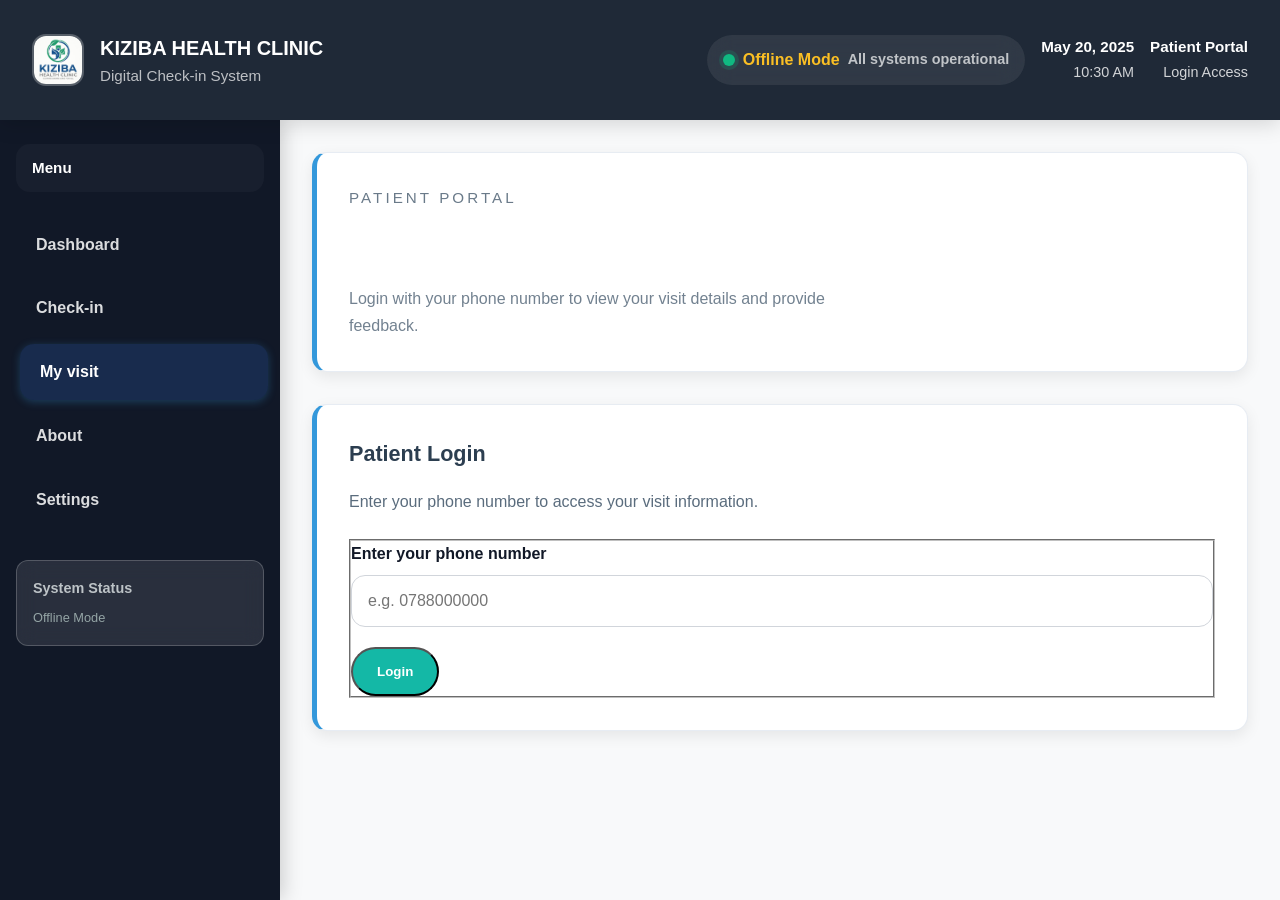
<file: KIZIBA-HEALTH-CLINIC/login.html>
<!DOCTYPE html>
<html lang="en">
    <head>
        <meta charset="UTF-8">
        <meta name="viewport" content="width=device-width, initial-scale=1.0">
        <link rel="icon" href="icon.png">
        <title>Patient Login - KIZIBA HEALTH CLINIC</title>
        <link rel="stylesheet" href="style.css">
    </head>
    <body>
        <header class="top-header" role="banner">
            <div class="brand">
                <img src="logo.png" alt="Kiziba Health Clinic Logo">
                <div>
                    <p class="brand-name" id="clinicTitle">KIZIBA HEALTH CLINIC</p>
                    <p class="brand-subtitle">Digital Check-in System</p>
                </div>
            </div>
            <div class="top-meta" aria-label="Dashboard summary">
                <div class="status-pill offline">
                    <span class="status-dot"></span>
                    Offline Mode
                    <span class="status-note">All systems operational</span>
                </div>
                <div class="meta-item">
                    <span class="meta-title">May 20, 2025</span>
                    <span class="meta-value">10:30 AM</span>
                </div>
                <div class="meta-item">
                    <span class="meta-title">Patient Portal</span>
                    <span class="meta-value">Login Access</span>
                </div>
            </div>
        </header>

        <aside class="sidebar" role="navigation" aria-label="Main navigation">
            <div class="sidebar-brand">
                <p>Menu</p>
            </div>
            <nav>
                <a href="index.html">Dashboard</a>
                <a href="check-in.html">Check-in</a>
                <a href="myVisit.html" class="active" aria-current="page">My visit</a>
                <a href="about.html">About</a>
                <a href="settings.html">Settings</a>
            </nav>
            <div class="div" role="status" aria-label="System status">
                <h6>System Status</h6>
                <p>Offline Mode</p>
            </div>
        </aside>

        <main class="main-content" id="main-content" role="main">
            <section class="dashboard-hero card" aria-label="Patient login welcome panel">
                <div>
                    <p class="eyebrow">Patient Portal</p>
                    <h1>Access Your Visit Information</h1>
                    <p>Login with your phone number to view your visit details and provide feedback.</p>
                </div>
                <div class="hero-actions">
                    <a href="check-in.html" class="button-secondary">New Patient? Check-in</a>
                </div>
            </section>

            <section class="card">
                <div class="card-header">
                    <div>
                        <h2>Patient Login</h2>
                        <p>Enter your phone number to access your visit information.</p>
                    </div>
                </div>
                <form id="loginForm" class="dashboard-form" role="form" aria-labelledby="login-title">
                    <fieldset>
                        <legend id="login-title" class="sr-only">Patient Login Form</legend>
                        <label for="loginPhone">Enter your phone number</label>
                        <input type="tel" id="loginPhone" placeholder="e.g. 0788000000" required aria-describedby="login-phone-help">
                        <span id="login-phone-help" class="sr-only">Enter the phone number you used during check-in</span>
                        <div class="form-actions">
                            <button type="submit" class="button-primary">Login</button>
                        </div>
                    </fieldset>
                </form>
                <p id="message" role="status" aria-live="polite"></p>
            </section>
        </main>

        <script src="accessibility.js"></script>
        <script src="login.js"></script>        <script src="settings.js"></script>    </body>
</html>
</file>
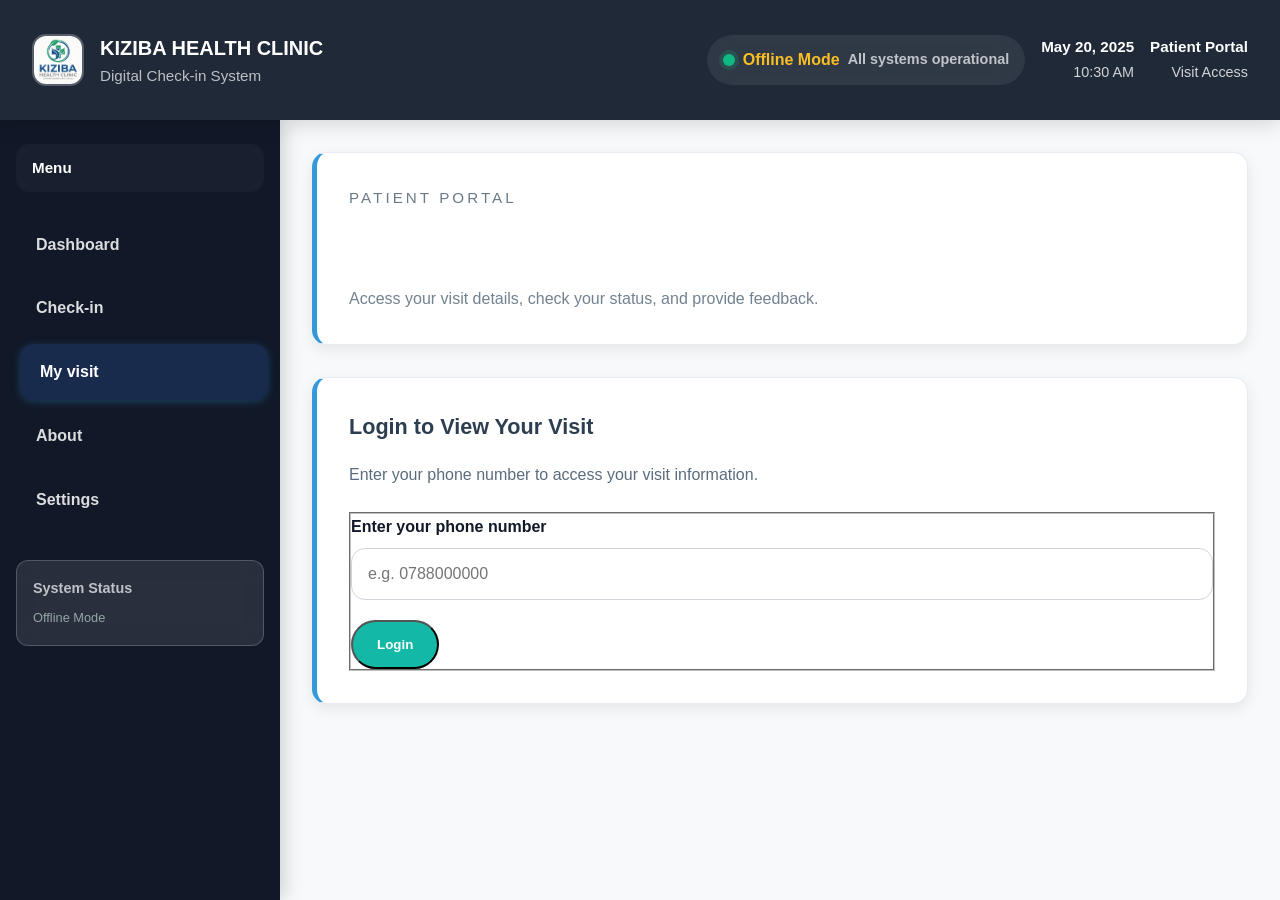
<file: KIZIBA-HEALTH-CLINIC/myVisit.html>
<!DOCTYPE html>
<html lang="en">
    <head>
        <meta charset="UTF-8">
        <meta name="viewport" content="width=device-width, initial-scale=1.0">
        <link rel="icon" href="icon.png">
        <title>My Visit - KIZIBA HEALTH CLINIC</title>
        <link rel="stylesheet" href="style.css">
    </head>
    <body>
        <header class="top-header" role="banner">
            <div class="brand">
                <img src="logo.png" alt="Kiziba Health Clinic Logo">
                <div>
                    <p class="brand-name" id="clinicTitle">KIZIBA HEALTH CLINIC</p>
                    <p class="brand-subtitle">Digital Check-in System</p>
                </div>
            </div>
            <div class="top-meta" aria-label="Dashboard summary">
                <div class="status-pill offline">
                    <span class="status-dot"></span>
                    Offline Mode
                    <span class="status-note">All systems operational</span>
                </div>
                <div class="meta-item">
                    <span class="meta-title">May 20, 2025</span>
                    <span class="meta-value">10:30 AM</span>
                </div>
                <div class="meta-item">
                    <span class="meta-title">Patient Portal</span>
                    <span class="meta-value">Visit Access</span>
                </div>
            </div>
        </header>

        <aside class="sidebar" role="navigation" aria-label="Main navigation">
            <div class="sidebar-brand">
                <p>Menu</p>
            </div>
            <nav>
                <a href="index.html">Dashboard</a>
                <a href="check-in.html">Check-in</a>
                <a href="myVisit.html" class="active" aria-current="page">My visit</a>
                <a href="about.html">About</a>
                <a href="settings.html">Settings</a>
            </nav>
            <div class="div" role="status" aria-label="System status">
                <h6>System Status</h6>
                <p>Offline Mode</p>
            </div>
        </aside>

        <main class="main-content" id="main-content" role="main">
            <section class="dashboard-hero card" aria-label="My visit welcome panel">
                <div>
                    <p class="eyebrow">Patient Portal</p>
                    <h1>My Visit Information</h1>
                    <p>Access your visit details, check your status, and provide feedback.</p>
                </div>
                <div class="hero-actions">
                    <a href="check-in.html" class="button-secondary">New Patient? Check-in</a>
                </div>
            </section>

            <div id="loginSection">
                <section class="card">
                    <div class="card-header">
                        <div>
                            <h2>Login to View Your Visit</h2>
                            <p>Enter your phone number to access your visit information.</p>
                        </div>
                    </div>
                    <form id="loginForm" class="dashboard-form" role="form" aria-labelledby="login-title">
                        <fieldset>
                            <legend id="login-title" class="sr-only">Patient Login Form</legend>
                            <label for="loginPhone">Enter your phone number</label>
                            <input type="tel" id="loginPhone" placeholder="e.g. 0788000000" required aria-describedby="phone-login-help">
                            <span id="phone-login-help" class="sr-only">Enter the phone number you used during check-in</span>
                            <div class="form-actions">
                                <button type="submit" class="button-primary">Login</button>
                            </div>
                        </fieldset>
                    </form>
                    <p id="loginMessage" role="status" aria-live="polite"></p>
                </section>
            </div>

            <div id="patientInfo" style="display: none;" role="region" aria-labelledby="patient-info-title">
                <section class="card">
                    <div class="card-header">
                        <div>
                            <h2 id="patient-info-title">Patient Information</h2>
                            <p>Your personal details and visit information.</p>
                        </div>
                    </div>
                </section>
            </div>

            <div id="visitInfo" style="display: none;" role="region" aria-labelledby="visit-info-title">
                <section class="card">
                    <div class="card-header">
                        <div>
                            <h2 id="visit-info-title">Visit Details</h2>
                            <p>Your current visit status and symptoms.</p>
                        </div>
                    </div>
                </section>
            </div>

            <div id="feedbackSection" style="display: none;" role="region" aria-labelledby="feedback-title">
                <section class="card">
                    <div class="card-header">
                        <div>
                            <h2 id="feedback-title">Feedback</h2>
                            <p>Help us improve by sharing your experience.</p>
                        </div>
                    </div>
                    <form id="feedbackForm" class="dashboard-form" role="form" aria-labelledby="feedback-form-title">
                        <fieldset>
                            <legend id="feedback-form-title" class="sr-only">Patient Feedback Form</legend>
                            <label for="feedbackText">How was your experience?</label>
                            <textarea id="feedbackText" rows="4" placeholder="Write your feedback..." required aria-describedby="feedback-help"></textarea>
                            <span id="feedback-help" class="sr-only">Please share your experience and suggestions for improvement</span>

                            <label for="rating">Rating</label>
                            <select id="rating" required aria-describedby="rating-help">
                                <option value="">Select rating</option>
                                <option value="1">⭐</option>
                                <option value="2">⭐⭐</option>
                                <option value="3">⭐⭐⭐</option>
                                <option value="4">⭐⭐⭐⭐</option>
                                <option value="5">⭐⭐⭐⭐⭐</option>
                            </select>
                            <span id="rating-help" class="sr-only">Rate your experience from 1 to 5 stars</span>

                            <div class="form-actions">
                                <button type="submit" class="button-primary">Submit Feedback</button>
                            </div>
                        </fieldset>
                    </form>
                </section>
            </div>
        </main>

        <script src="accessibility.js"></script>
        <script src="script.js"></script>
        <script src="settings.js"></script>
    </body>
</html>
</file>
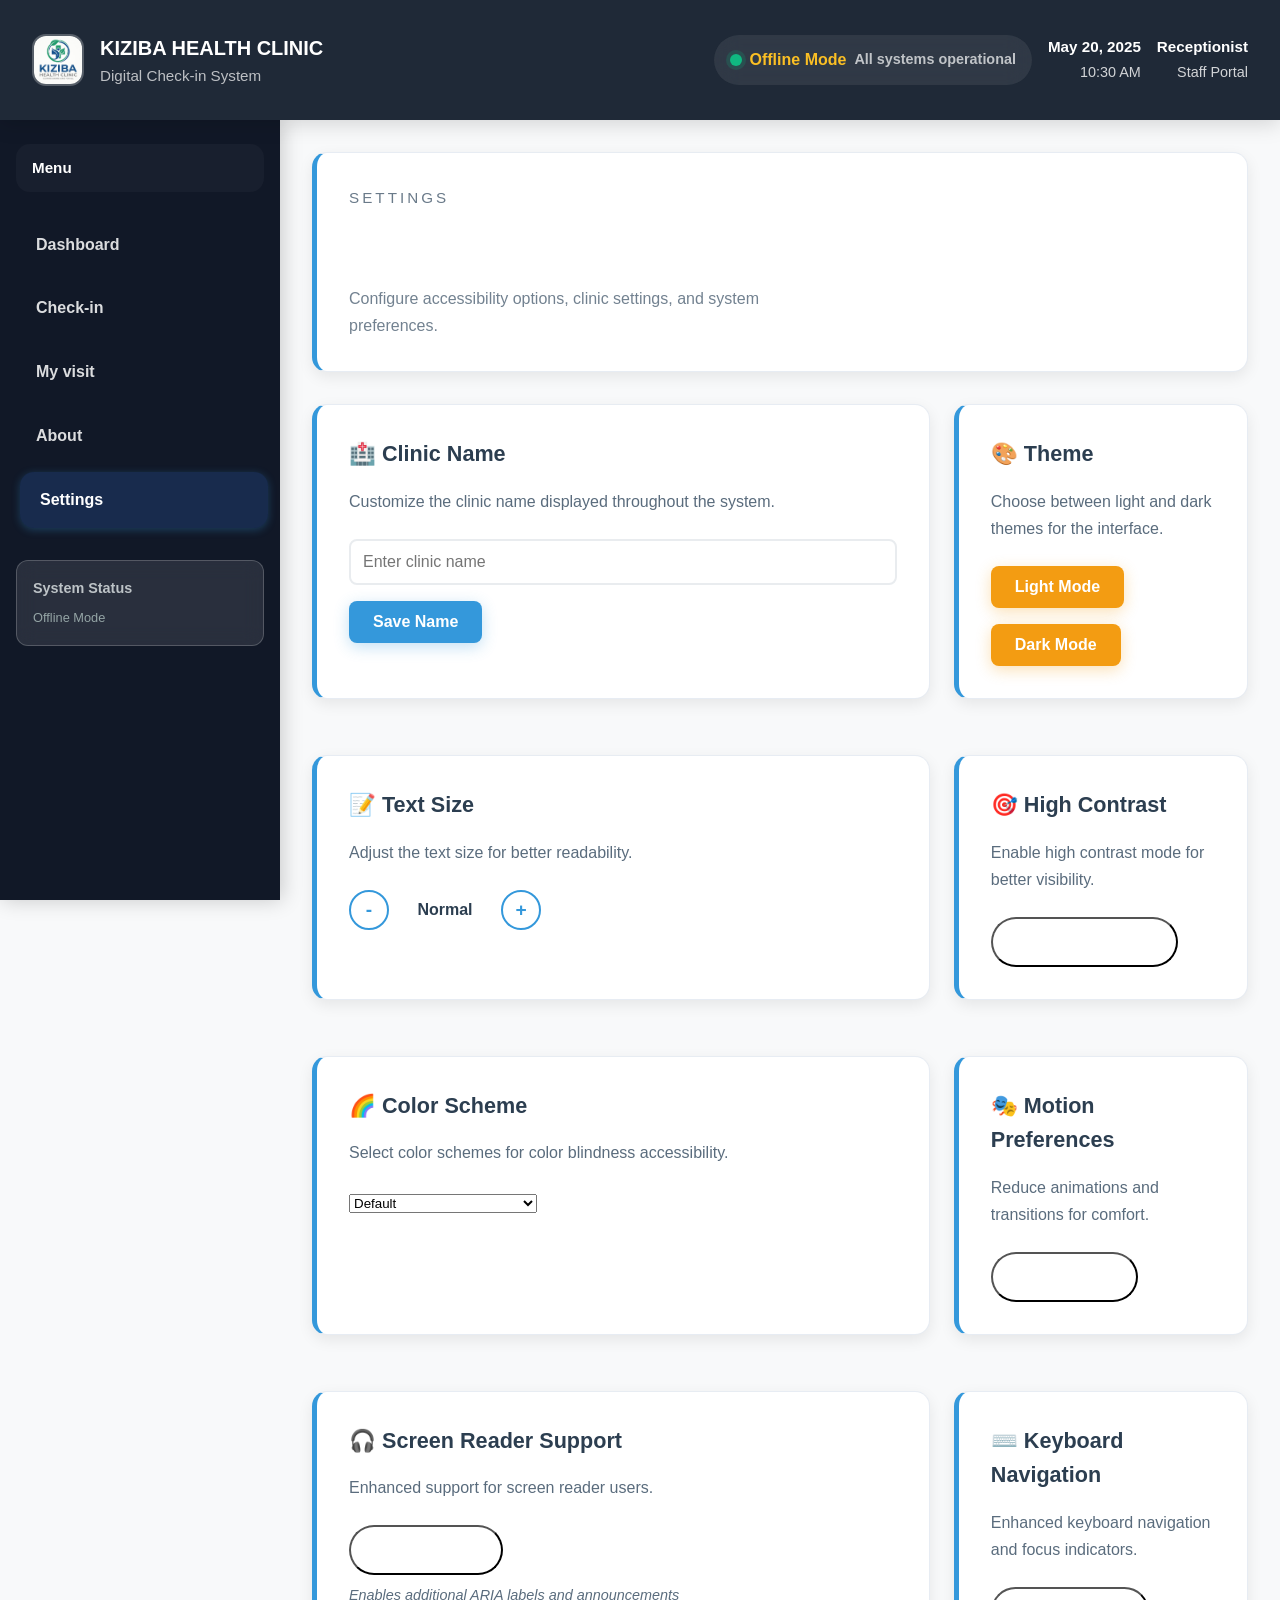
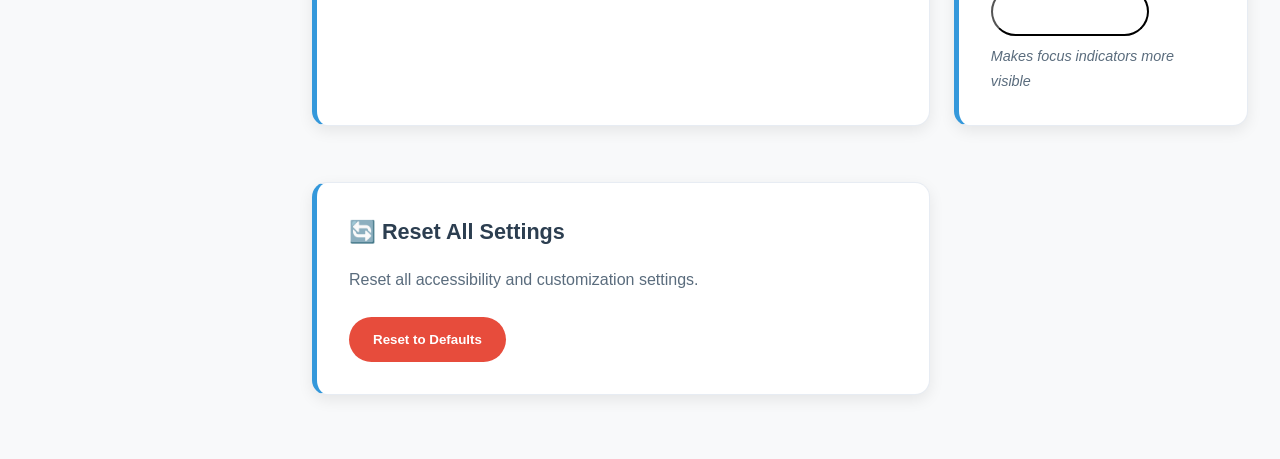
<file: KIZIBA-HEALTH-CLINIC/settings.html>
<!DOCTYPE html>
<html lang="en">
    <head>
        <meta charset="UTF-8">
        <meta name="viewport" content="width=device-width, initial-scale=1.0">
        <link rel="icon" href="icon.png">
        <title>Settings - KIZIBA HEALTH CLINIC</title>
        <link rel="stylesheet" href="style.css">
    </head>
    <body>
        <header class="top-header" role="banner">
            <div class="brand">
                <img src="logo.png" alt="Kiziba Health Clinic Logo">
                <div>
                    <p class="brand-name" id="clinicTitle">KIZIBA HEALTH CLINIC</p>
                    <p class="brand-subtitle">Digital Check-in System</p>
                </div>
            </div>
            <div class="top-meta" aria-label="Dashboard summary">
                <div class="status-pill offline">
                    <span class="status-dot"></span>
                    Offline Mode
                    <span class="status-note">All systems operational</span>
                </div>
                <div class="meta-item">
                    <span class="meta-title">May 20, 2025</span>
                    <span class="meta-value">10:30 AM</span>
                </div>
                <div class="meta-item">
                    <span class="meta-title">Receptionist</span>
                    <span class="meta-value">Staff Portal</span>
                </div>
            </div>
        </header>

        <aside class="sidebar" role="navigation" aria-label="Main navigation">
            <div class="sidebar-brand">
                <p>Menu</p>
            </div>
            <nav>
                <a href="index.html">Dashboard</a>
                <a href="check-in.html">Check-in</a>
                <a href="myVisit.html">My visit</a>
                <a href="about.html">About</a>
                <a href="settings.html" class="active" aria-current="page">Settings</a>
            </nav>
            <div class="div" role="status" aria-label="System status">
                <h6>System Status</h6>
                <p>Offline Mode</p>
            </div>
        </aside>

        <main class="main-content" id="main-content" role="main">
            <section class="dashboard-hero card" aria-label="Settings welcome panel">
                <div>
                    <p class="eyebrow">Settings</p>
                    <h1>Customize Your Experience</h1>
                    <p>Configure accessibility options, clinic settings, and system preferences.</p>
                </div>
                <div class="hero-actions">
                    <a href="index.html" class="button-secondary">Back to Dashboard</a>
                </div>
            </section>

            <section class="dashboard-grid">
                <article class="card">
                    <div class="card-header">
                        <div>
                            <h2>🏥 Clinic Name</h2>
                            <p>Customize the clinic name displayed throughout the system.</p>
                        </div>
                    </div>
                    <input type="text" id="clinicNameInput" placeholder="Enter clinic name" aria-label="Clinic name input">
                    <button id="saveName" class="button-primary" aria-label="Save clinic name">Save Name</button>
                </article>

                <article class="card">
                    <div class="card-header">
                        <div>
                            <h2>🎨 Theme</h2>
                            <p>Choose between light and dark themes for the interface.</p>
                        </div>
                    </div>
                    <div class="form-actions">
                        <button id="lightTheme" class="button-secondary" aria-label="Switch to light theme">Light Mode</button>
                        <button id="darkTheme" class="button-secondary" aria-label="Switch to dark theme">Dark Mode</button>
                    </div>
                </article>

                <article class="card">
                    <div class="card-header">
                        <div>
                            <h2>📝 Text Size</h2>
                            <p>Adjust the text size for better readability.</p>
                        </div>
                    </div>
                    <div class="text-size-controls">
                        <button id="decreaseText" aria-label="Decrease text size">-</button>
                        <span id="currentTextSize" aria-live="polite">Normal</span>
                        <button id="increaseText" aria-label="Increase text size">+</button>
                    </div>
                </article>

                <article class="card">
                    <div class="card-header">
                        <div>
                            <h2>🎯 High Contrast</h2>
                            <p>Enable high contrast mode for better visibility.</p>
                        </div>
                    </div>
                    <button id="toggleContrast" class="button-secondary" aria-label="Toggle high contrast mode">Enable High Contrast</button>
                </article>

                <article class="card">
                    <div class="card-header">
                        <div>
                            <h2>🌈 Color Scheme</h2>
                            <p>Select color schemes for color blindness accessibility.</p>
                        </div>
                    </div>
                    <select id="colorScheme" aria-label="Select color scheme">
                        <option value="default">Default</option>
                        <option value="deuteranopia">Deuteranopia (Green-weak)</option>
                        <option value="protanopia">Protanopia (Red-weak)</option>
                        <option value="tritanopia">Tritanopia (Blue-weak)</option>
                        <option value="monochrome">Monochrome</option>
                    </select>
                </article>

                <article class="card">
                    <div class="card-header">
                        <div>
                            <h2>🎭 Motion Preferences</h2>
                            <p>Reduce animations and transitions for comfort.</p>
                        </div>
                    </div>
                    <button id="toggleMotion" class="button-secondary" aria-label="Toggle reduced motion">Reduce Motion</button>
                </article>

                <article class="card">
                    <div class="card-header">
                        <div>
                            <h2>🎧 Screen Reader Support</h2>
                            <p>Enhanced support for screen reader users.</p>
                        </div>
                    </div>
                    <button id="toggleScreenReader" class="button-secondary" aria-label="Toggle enhanced screen reader mode">Enhanced Mode</button>
                    <p class="help-text">Enables additional ARIA labels and announcements</p>
                </article>

                <article class="card">
                    <div class="card-header">
                        <div>
                            <h2>⌨️ Keyboard Navigation</h2>
                            <p>Enhanced keyboard navigation and focus indicators.</p>
                        </div>
                    </div>
                    <button id="toggleKeyboardNav" class="button-secondary" aria-label="Toggle enhanced keyboard navigation">Enhanced Focus</button>
                    <p class="help-text">Makes focus indicators more visible</p>
                </article>

                <article class="card">
                    <div class="card-header">
                        <div>
                            <h2>🔄 Reset All Settings</h2>
                            <p>Reset all accessibility and customization settings.</p>
                        </div>
                    </div>
                    <button id="resetSettings" class="danger-btn button-secondary" aria-label="Reset all accessibility settings">Reset to Defaults</button>
                </article>
            </section>
        </main>

        <script src="accessibility.js"></script>
        <script src="settings.js"></script>
    </body>
</html>
</file>
<file: converter/style.css>
body{
    text-align: center;
    background-color: dimgray;
}
a{
    text-decoration: none;
    font-size: 20px;
    color: black;
}
header{
    background-color: lightblue;
    text-align: left;
    margin-right: 10px;
    margin-left: 10px;
    border-radius: 30px;
}
nav{
    word-spacing: 20px;
    text-align: right;
    margin-right: 20px;
    font-size: larger;
    margin-bottom: 30px;
}
.div{
    background-color: rgb(122, 113, 113);
    text-align: center;
    font-size: larger;
    margin-top: 30px;
    padding: 40px;
    margin: 60px;
    color: white;
}
header h3{
    margin-left: 20px;
}
img{
    margin-left: 20px;
    margin-top: 10px;
    width: 100px;
    height: 100px;
    border-radius: 50%;
    border: none;
}
input{
    font-size: 10px;
    padding: 15px;
}
select{
    padding: 5px;
}
.con{
    background-color: lightblue;
    padding: 40px;
    border-radius: 10px;
    margin-right: 30%;
    margin-left: 30%;
}
div button{
    background-color: rgb(0, 255, 221);
    border-radius: 10px;
    padding: 10px;
}
footer {
    text-align: center;
    background: black;
    color: aliceblue;
    padding: 20px;

    position: fixed;
    bottom: 0;
    width: 100%;
}
.btn {
    display: inline-block;
    color: white;
    text-decoration: none;
    border-radius: 25px;
    font-size: 16px;
    font-weight: bold;
    padding: 10px;
    background-color: lightgreen;
    border-radius: 20px;
    text-align: center;

    position: fixed;
    bottom: 0px;
    transition: 0.3s;
}

.btn:hover {
    background-color: #1e4fd1;
    transform: scale(1.05);
}
.box {
      padding: 20px;
      margin: 20px;
      background: #f4f4f4;
      border-radius: 10px;
    }

    canvas {
      background: white;
      border: 1px solid #ccc;
      width: 100%;
      max-width: 600px;
      height: 300px;
    }

    .row {
      display: flex;
      gap: 20px;
      flex-wrap: wrap;
    }
    .card {
      padding: 15px;
      background: white;
      border-radius: 10px;
      flex: 1;
      min-width: 200px;
    }
    .btn_cont{
         display: inline-block;
    color: black;
    text-decoration: none;
    border-radius: 25px;
    font-size: 16px;
    font-weight: bold;
    padding: 10px;
    background-color: lightgreen;
    border-radius: 20px;
    text-align: center;
    }
</file>
<file: converter/settings.css>
html {
  font-size: 16px;
}

.sr-only {
  position: absolute;
  width: 1px;
  height: 1px;
  padding: 0;
  margin: -1px;
  overflow: hidden;
  clip: rect(0, 0, 0, 0);
  border: 0;
}

body {
  transition: background-color 0.2s ease, color 0.2s ease;
}

body.theme-light {
  background-color: #f1f1f1;
  color: #111111;
}

body.theme-dark {
  background-color: #1c1d20;
  color: #f2f2f2;
}

body.theme-dark header {
  background-color: #2f343d;
}

body.theme-dark .div,
body.theme-dark .con,
body.theme-dark .box,
body.theme-dark .card {
  background-color: #2a2d33;
  color: #f2f2f2;
}

body.theme-dark table,
body.theme-dark th,
body.theme-dark td {
  color: #f2f2f2;
}

body.theme-dark a {
  color: #f2f2f2;
}

html.text-large {
  font-size: 18px;
}

html.text-x-large {
  font-size: 20px;
}

body.contrast-high {
  filter: contrast(1.2);
}

body.contrast-high a {
  text-decoration: underline;
}

body.focus-strong :focus {
  outline: 3px solid #ff8c00;
  outline-offset: 3px;
}

body.reduce-motion *,
body.reduce-motion *::before,
body.reduce-motion *::after {
  animation: none !important;
  transition: none !important;
  scroll-behavior: auto !important;
}

body.color-blue {
  --accent-color: #0074d9;
}

body.color-green {
  --accent-color: #2e8b57;
}

body.color-orange {
  --accent-color: #d97706;
}

body.color-gray {
  --accent-color: #6b7280;
}

button,
.btn {
  background-color: var(--accent-color, #0074d9) !important;
  color: #ffffff !important;
}

html.text-large a,
html.text-large button,
html.text-large input,
html.text-large select,
html.text-large label,
html.text-large p,
html.text-large h1,
html.text-large h2,
html.text-large h3,
html.text-large h4,
html.text-large h5,
html.text-large h6,
html.text-large th,
html.text-large td,
html.text-large legend,
html.text-large span,
html.text-large pre {
  font-size: 1.08rem !important;
}

html.text-x-large a,
html.text-x-large button,
html.text-x-large input,
html.text-x-large select,
html.text-x-large label,
html.text-x-large p,
html.text-x-large h1,
html.text-x-large h2,
html.text-x-large h3,
html.text-x-large h4,
html.text-x-large h5,
html.text-x-large h6,
html.text-x-large th,
html.text-x-large td,
html.text-x-large legend,
html.text-x-large span,
html.text-x-large pre {
  font-size: 1.18rem !important;
}
</file>
<file: KIZIBA-HEALTH-CLINIC/style.css>
/* Reset and base styles */
* {
  margin: 0;
  padding: 0;
  box-sizing: border-box;
}

:root {
  /* Default accessibility variables */
  --text-scale: 1;
  --font-size-base: 16px;
  --line-height-base: 1.6;
  --contrast-mode: normal;
  --motion-preference: normal;
  --color-scheme: default;
  --focus-style: normal;
}

/* High contrast mode */
body.high-contrast {
  --contrast-mode: high;
}

/* Reduced motion */
@media (prefers-reduced-motion: reduce) {
  *, *::before, *::after {
    animation-duration: 0.01ms !important;
    animation-iteration-count: 1 !important;
    transition-duration: 0.01ms !important;
  }
}

body.reduced-motion {
  --motion-preference: reduced;
}

body.reduced-motion *,
body.reduced-motion *::before,
body.reduced-motion *::after {
  animation-duration: 0.01ms !important;
  animation-iteration-count: 1 !important;
  transition-duration: 0.01ms !important;
}

body {
  font-family: 'Segoe UI', Tahoma, Geneva, Verdana, sans-serif;
  font-size: calc(var(--font-size-base) * var(--text-scale));
  line-height: var(--line-height-base);
  color: #333;
  background-color: #f8f9fa;
  transition: all 0.3s ease;
}

/* Enhanced focus styles */
body.enhanced-focus *:focus {
  outline: 3px solid #007bff !important;
  outline-offset: 2px !important;
  box-shadow: 0 0 0 6px rgba(0, 123, 255, 0.25) !important;
}

/* Screen reader enhancements */
.sr-only {
  position: absolute;
  width: 1px;
  height: 1px;
  padding: 0;
  margin: -1px;
  overflow: hidden;
  clip: rect(0, 0, 0, 0);
  white-space: nowrap;
  border: 0;
}

body.screen-reader-enhanced [aria-label]:after {
  content: " (" attr(aria-label) ")";
  font-size: 0.8em;
  color: #666;
  font-style: italic;
}

/* Color schemes for color blindness */
body.color-deuteranopia {
  --color-scheme: deuteranopia;
  filter: url(#deuteranopia-filter);
}

body.color-protanopia {
  --color-scheme: protanopia;
  filter: url(#protanopia-filter);
}

body.color-tritanopia {
  --color-scheme: tritanopia;
  filter: url(#tritanopia-filter);
}

body.color-monochrome {
  --color-scheme: monochrome;
  filter: grayscale(100%);
}

/* SVG filters for color blindness simulation */
svg {
  position: absolute;
  left: -9999px;
  width: 0;
  height: 0;
}

#deuteranopia-filter {
  filter: url(#deuteranopia);
}

#protanopia-filter {
  filter: url(#protanopia);
}

#tritanopia-filter {
  filter: url(#tritanopia);
}

/* Color blindness filters are defined in HTML templates when needed. */

/* Header styles */
header {
  position: fixed;
  top: 0;
  left: 0;
  right: 0;
  background: linear-gradient(135deg, #667eea 0%, #764ba2 100%);
  color: white;
  padding: 1rem 2rem;
  display: flex;
  align-items: center;
  gap: 1rem;
  box-shadow: 0 2px 10px rgba(0, 0, 0, 0.1);
  z-index: 1000;
}

header img {
  width: 60px;
  height: 60px;
  border-radius: 50%;
  border: 3px solid white;
  object-fit: cover;
}

header h2 {
  font-size: 1.8rem;
  font-weight: 700;
  letter-spacing: 1px;
  margin: 0;
}

/* Sidebar styles */
.sidebar {
  position: fixed;
  left: 0;
  top: 80px; /* Below header */
  width: 280px;
  height: calc(100vh - 80px);
  background: linear-gradient(180deg, #2c3e50 0%, #34495e 100%);
  color: white;
  padding: 2rem 1rem;
  overflow-y: auto;
  box-shadow: 2px 0 10px rgba(0, 0, 0, 0.1);
}

.sidebar nav {
  display: flex;
  flex-direction: column;
  gap: 0.5rem;
}

.sidebar a {
  text-decoration: none;
  color: #ecf0f1;
  padding: 1rem 1.5rem;
  border-radius: 8px;
  transition: all 0.3s ease;
  font-weight: 500;
  display: flex;
  align-items: center;
  gap: 0.5rem;
}

.sidebar a:hover {
  background: rgba(52, 152, 219, 0.2);
  color: white;
  transform: translateX(5px);
}

.sidebar a.active {
  background: #3498db;
  color: white;
  box-shadow: 0 2px 8px rgba(52, 152, 219, 0.3);
}

/* System status */
.div {
  background: rgba(255, 255, 255, 0.1);
  border: 1px solid rgba(255, 255, 255, 0.2);
  border-radius: 12px;
  padding: 1rem;
  margin-top: 2rem;
  backdrop-filter: blur(10px);
}

.div h6 {
  font-size: 0.9rem;
  font-weight: 600;
  margin-bottom: 0.5rem;
  color: #bdc3c7;
}

.div p {
  font-size: 0.8rem;
  color: #95a5a6;
}

/* Main content layout */
.main-content {
  margin-left: 280px;
  margin-top: 120px;
  padding: 2rem;
  min-height: calc(100vh - 120px);
}

.top-header {
  position: fixed;
  top: 0;
  left: 0;
  right: 0;
  height: 120px;
  background: #1f2937;
  color: white;
  display: flex;
  align-items: center;
  justify-content: space-between;
  gap: 2rem;
  padding: 1.25rem 2rem;
  box-shadow: 0 4px 20px rgba(0, 0, 0, 0.15);
  z-index: 1001;
}

.brand {
  display: flex;
  align-items: center;
  gap: 1rem;
}

.brand img {
  width: 52px;
  height: 52px;
  border-radius: 14px;
  border: 2px solid rgba(255,255,255,0.25);
  object-fit: cover;
}

.brand-name,
.brand-subtitle {
  margin: 0;
}

.brand-name {
  font-size: 1.25rem;
  font-weight: 700;
}

.brand-subtitle {
  font-size: 0.95rem;
  color: rgba(255,255,255,0.7);
}

.top-meta {
  display: flex;
  align-items: center;
  gap: 1rem;
  flex-wrap: wrap;
}

.status-pill {
  display: inline-flex;
  align-items: center;
  gap: 0.5rem;
  padding: 0.75rem 1rem;
  border-radius: 999px;
  background: rgba(255,255,255,0.08);
  backdrop-filter: blur(12px);
  font-weight: 600;
}

.status-pill.offline {
  color: #fbbf24;
}

.status-dot {
  width: 0.75rem;
  height: 0.75rem;
  border-radius: 50%;
  background: #10b981;
  box-shadow: 0 0 0 4px rgba(16,185,129,0.18);
}

.status-note {
  color: rgba(255,255,255,0.7);
  font-size: 0.9rem;
}

.meta-item {
  text-align: right;
}

.meta-title {
  display: block;
  font-weight: 700;
  font-size: 0.95rem;
}

.meta-value {
  color: rgba(255,255,255,0.8);
  font-size: 0.9rem;
}

.sidebar {
  position: fixed;
  left: 0;
  top: 120px;
  width: 280px;
  height: calc(100vh - 120px);
  background: #111827;
  color: white;
  padding: 1.5rem 1rem;
  overflow-y: auto;
  box-shadow: 2px 0 20px rgba(0, 0, 0, 0.2);
}

.sidebar-brand {
  margin-bottom: 1.5rem;
  padding: 0.75rem 1rem;
  border-radius: 14px;
  background: rgba(255,255,255,0.03);
}

.sidebar-brand p {
  margin: 0;
  font-size: 0.95rem;
  font-weight: 700;
}

.sidebar nav {
  display: flex;
  flex-direction: column;
  gap: 0.5rem;
}

.sidebar a {
  text-decoration: none;
  color: rgba(255,255,255,0.85);
  padding: 0.95rem 1.25rem;
  border-radius: 14px;
  transition: all 0.25s ease;
  font-weight: 600;
}

.sidebar a:hover,
.sidebar a.active {
  background: rgba(59,130,246,0.18);
  color: #ffffff;
  transform: translateX(4px);
}

.dashboard-hero {
  display: flex;
  justify-content: space-between;
  gap: 2rem;
  padding: 2rem;
  background: linear-gradient(135deg, #2563eb 0%, #0ea5e9 100%);
  color: white;
}

.dashboard-hero .eyebrow {
  font-size: 0.95rem;
  letter-spacing: 0.2em;
  text-transform: uppercase;
  opacity: 0.9;
  margin-bottom: 1rem;
}

.dashboard-hero h1 {
  font-size: 2.4rem;
  margin-bottom: 1rem;
  line-height: 1.1;
}

.dashboard-hero p {
  max-width: 500px;
  opacity: 0.85;
}

.hero-actions {
  display: flex;
  gap: 1rem;
  align-items: center;
}

.button-primary,
.button-secondary,
.button-ghost {
  display: inline-flex;
  align-items: center;
  justify-content: center;
  padding: 0.95rem 1.5rem;
  border-radius: 999px;
  font-weight: 700;
  text-decoration: none;
  transition: transform 0.25s ease, box-shadow 0.25s ease, background 0.25s ease;
}

.button-primary {
  background: #14b8a6;
  color: white;
}

.button-primary:hover {
  transform: translateY(-2px);
  box-shadow: 0 12px 24px rgba(20,184,166,0.25);
}

.button-secondary {
  background: rgba(255,255,255,0.18);
  color: white;
}

.button-ghost {
  background: transparent;
  color: #111827;
  border: 1px solid #d1d5db;
}

.dashboard-grid {
  display: grid;
  grid-template-columns: 2.1fr 1fr;
  gap: 1.5rem;
  margin-top: 1.5rem;
}

.dashboard-grid.bottom-row {
  grid-template-columns: 2fr 1fr;
}

.card {
  background: #ffffff;
  padding: 1.75rem;
  border-radius: 24px;
  box-shadow: 0 20px 40px rgba(15, 23, 42, 0.08);
  border: 1px solid rgba(226,232,240,0.8);
}

.card-header {
  display: flex;
  justify-content: space-between;
  gap: 1rem;
  align-items: start;
  margin-bottom: 1.5rem;
}

.card-header h2 {
  margin: 0;
  font-size: 1.35rem;
}

.card-header p {
  margin: 0.35rem 0 0;
  color: #6b7280;
}

.card-large {
  min-height: 500px;
}

.dashboard-form label {
  display: block;
  margin-bottom: 0.5rem;
  color: #111827;
  font-weight: 600;
}
/* dashboard style */
.dashboard-form input,
.dashboard-form select,
.dashboard-form textarea {
  width: 100%;
  padding: 1rem;
  border-radius: 14px;
  border: 1px solid #d1d5db;
  margin-bottom: 1.25rem;
  font-size: 1rem;
  transition: border-color 0.25s ease, box-shadow 0.25s ease;
}

.dashboard-form input:focus,
.dashboard-form select:focus,
.dashboard-form textarea:focus {
  outline: none;
  border-color: #2563eb;
  box-shadow: 0 0 0 4px rgba(59,130,246,0.12);
}

.form-actions {
  display: flex;
  gap: 1rem;
  flex-wrap: wrap;
}

.dashboard-summary {
  display: grid;
  gap: 1.5rem;
}

.summary-card {
  padding: 1.5rem;
  border-radius: 20px;
  background: #f8fafc;
  border: 1px solid #e5e7eb;
}

.summary-card h3 {
  margin: 0 0 0.75rem;
  font-size: 1rem;
  color: #374151;
}

.summary-number {
  font-size: 2.75rem;
  font-weight: 700;
  margin: 0;
  color: #111827;
}

.summary-label {
  color: #6b7280;
}

.summary-grid {
  display: grid;
  gap: 1rem;
}

.small-card {
  display: flex;
  flex-direction: column;
  align-items: flex-start;
}

.small-card.in-progress {
  background: #eff6ff;
}

.small-card.completed {
  background: #ecfdf5;
}

.table-wrapper {
  overflow-x: auto;
}

table {
  width: 100%;
  border-collapse: collapse;
  min-width: 620px;
}

th,
td {
  text-align: left;
  padding: 1rem 0.75rem;
  border-bottom: 1px solid #e5e7eb;
}

th {
  font-size: 0.95rem;
  color: #4b5563;
  font-weight: 700;
}

td {
  color: #374151;
}

td:last-child {
  text-transform: capitalize;
}

.recent-card .button-secondary {
  padding: 0.75rem 1.25rem;
}

.actions-list {
  display: flex;
  flex-direction: column;
  gap: 1rem;
}

.quick-action {
  padding: 1rem 1.25rem;
  border-radius: 18px;
  text-align: center;
}

@media (max-width: 1200px) {
  .dashboard-grid,
  .dashboard-grid.bottom-row {
    grid-template-columns: 1fr;
  }

  .top-header {
    flex-direction: column;
    align-items: flex-start;
    height: auto;
  }

  .sidebar {
    width: 240px;
  }
}

@media (max-width: 900px) {
  .sidebar {
    position: static;
    width: 100%;
    height: auto;
    margin-bottom: 1rem;
  }

  .main-content {
    margin-left: 0;
    margin-top: 0;
  }
}

/* Welcome section */
.con {
  display: none;
}

.con::before {
  content: '';
  position: absolute;
  top: -50%;
  left: -50%;
  width: 200%;
  height: 200%;
  background: url('data:image/svg+xml,<svg xmlns="http://www.w3.org/2000/svg" viewBox="0 0 100 100"><circle cx="50" cy="50" r="2" fill="rgba(255,255,255,0.1)"/></svg>');
  animation: float 20s infinite linear;
}

@keyframes float {
  0% { transform: translate(0, 0); }
  100% { transform: translate(-50px, -50px); }
}

.con h5 {
  font-size: 2.5rem;
  font-weight: 700;
  margin-bottom: 2rem;
  position: relative;
  z-index: 1;
}

.con button {
  background: #ff6b6b;
  color: white;
  border: none;
  padding: 1rem 2rem;
  border-radius: 50px;
  font-size: 1.1rem;
  font-weight: 600;
  cursor: pointer;
  transition: all 0.3s ease;
  position: relative;
  z-index: 1;
  box-shadow: 0 4px 15px rgba(255, 107, 107, 0.3);
}

.con button:hover {
  background: #ff5252;
  transform: translateY(-2px);
  box-shadow: 0 6px 20px rgba(255, 107, 107, 0.4);
}

.con button a {
  text-decoration: none;
  color: white;
}

/* Form containers */
.div2 {
  background: white;
  border-radius: 20px;
  padding: 2.5rem;
  box-shadow: 0 10px 30px rgba(0, 0, 0, 0.1);
  max-width: 600px;
  margin: 0 auto;
}

.div2 h3 {
  color: #2c3e50;
  font-size: 1.8rem;
  font-weight: 700;
  margin-bottom: 2rem;
  text-align: center;
}

.div2 fieldset {
  border: none;
  padding: 0;
}

.div2 label {
  display: block;
  margin-bottom: 0.5rem;
  font-weight: 600;
  color: #34495e;
}

.div2 input,
.div2 select,
.div2 textarea {
  width: 100%;
  padding: 1rem;
  border: 2px solid #e9ecef;
  border-radius: 10px;
  font-size: 1rem;
  transition: all 0.3s ease;
  margin-bottom: 1.5rem;
}

.div2 input:focus,
.div2 select:focus,
.div2 textarea:focus {
  outline: none;
  border-color: #3498db;
  box-shadow: 0 0 0 3px rgba(52, 152, 219, 0.1);
}

.div2 button {
  background: #27ae60;
  color: white;
  border: none;
  padding: 1rem 2rem;
  border-radius: 10px;
  font-size: 1rem;
  font-weight: 600;
  cursor: pointer;
  transition: all 0.3s ease;
  margin-right: 1rem;
  box-shadow: 0 4px 15px rgba(39, 174, 96, 0.3);
}

.div2 button:hover {
  background: #229954;
  transform: translateY(-2px);
  box-shadow: 0 6px 20px rgba(39, 174, 96, 0.4);
}

.div2 button[type="reset"] {
  background: #95a5a6;
}

.div2 button[type="reset"]:hover {
  background: #7f8c8d;
}

/* About page styles */
.div3 {
  max-width: 800px;
  margin: 0 auto;
}

.div3 h2 {
  color: #2c3e50;
  font-size: 2.5rem;
  font-weight: 700;
  margin-bottom: 2rem;
  text-align: center;
}

/* Card styles */
.card {
  background: white;
  padding: 2rem;
  margin-bottom: 2rem;
  border-radius: 15px;
  box-shadow: 0 5px 15px rgba(0, 0, 0, 0.08);
  transition: all 0.3s ease;
  border-left: 5px solid #3498db;
}

.card:hover {
  transform: translateY(-5px);
  box-shadow: 0 10px 25px rgba(0, 0, 0, 0.15);
}

.card h2,
.card h3 {
  color: #2c3e50;
  font-weight: 600;
  margin-bottom: 1rem;
  display: flex;
  align-items: center;
  gap: 0.5rem;
}

.card p {
  color: #5a6c7d;
  line-height: 1.7;
}

.card ul {
  color: #5a6c7d;
  padding-left: 1.5rem;
}

.card li {
  margin-bottom: 0.5rem;
}

/* Settings page styles */
#clinicNameInput {
  width: 100%;
  padding: 0.75rem;
  border: 2px solid #e9ecef;
  border-radius: 8px;
  font-size: 1rem;
  margin-bottom: 1rem;
  transition: all 0.3s ease;
}

#clinicNameInput:focus {
  outline: none;
  border-color: #3498db;
  box-shadow: 0 0 0 3px rgba(52, 152, 219, 0.1);
}

#saveName {
  background: #3498db;
  color: white;
  border: none;
  padding: 0.75rem 1.5rem;
  border-radius: 8px;
  font-size: 1rem;
  font-weight: 600;
  cursor: pointer;
  transition: all 0.3s ease;
  box-shadow: 0 4px 15px rgba(52, 152, 219, 0.3);
}

#saveName:hover {
  background: #2980b9;
  transform: translateY(-2px);
  box-shadow: 0 6px 20px rgba(52, 152, 219, 0.4);
}

#lightTheme, #darkTheme {
  background: #f39c12;
  color: white;
  border: none;
  padding: 0.75rem 1.5rem;
  border-radius: 8px;
  font-size: 1rem;
  font-weight: 600;
  cursor: pointer;
  transition: all 0.3s ease;
  margin-right: 1rem;
  box-shadow: 0 4px 15px rgba(243, 156, 18, 0.3);
}

#lightTheme:hover, #darkTheme:hover {
  background: #e67e22;
  transform: translateY(-2px);
  box-shadow: 0 6px 20px rgba(243, 156, 18, 0.4);
}

/* Theme styles */
body.light {
  background: #f8f9fa;
  color: #333;
}

body.dark {
  background: #1a1a1a;
  color: #e9ecef;
}

body.dark .sidebar {
  background: linear-gradient(180deg, #1a1a1a 0%, #2c2c2c 100%);
}

body.dark .card {
  background: #2d2d2d;
  color: #e9ecef;
  border-left-color: #3498db;
}

body.dark .div2 {
  background: #2d2d2d;
  color: #e9ecef;
}

body.dark .con {
  background: linear-gradient(135deg, #2c3e50 0%, #34495e 100%);
}

/* Responsive design */
@media (max-width: 768px) {
  .sidebar {
    width: 100%;
    height: auto;
    position: relative;
    top: 0;
  }

  .main-content {
    margin-left: 0;
    margin-top: 0;
  }

  header {
    position: relative;
  }

  .con {
    padding: 2rem 1rem;
  }

  .con h5 {
    font-size: 2rem;
  }

  .div2 {
    padding: 1.5rem;
  }

  .card {
    padding: 1.5rem;
  }
}

/* Settings page specific styles */
.text-size-controls {
  display: flex;
  align-items: center;
  gap: 1rem;
  margin-top: 1rem;
}

.text-size-controls button {
  width: 40px;
  height: 40px;
  border-radius: 50%;
  border: 2px solid #3498db;
  background: white;
  color: #3498db;
  font-size: 1.2rem;
  font-weight: bold;
  cursor: pointer;
  transition: all 0.3s ease;
  display: flex;
  align-items: center;
  justify-content: center;
}

.text-size-controls button:hover {
  background: #3498db;
  color: white;
  transform: scale(1.1);
}

.text-size-controls button:active {
  transform: scale(0.95);
}

#currentTextSize {
  font-weight: 600;
  color: #2c3e50;
  min-width: 80px;
  text-align: center;
}

.help-text {
  font-size: 0.9rem;
  color: #7f8c8d;
  margin-top: 0.5rem;
  font-style: italic;
}

.danger-btn {
  background: #e74c3c !important;
  color: white !important;
  border: none !important;
}

.danger-btn:hover {
  background: #c0392b !important;
  transform: translateY(-2px);
  box-shadow: 0 6px 20px rgba(231, 76, 60, 0.4);
}

/* High contrast mode styles */
body.high-contrast {
  background: #000 !important;
  color: #fff !important;
}

body.high-contrast .sidebar {
  background: #000 !important;
  border-right: 2px solid #fff;
}

body.high-contrast .card {
  background: #000 !important;
  color: #fff !important;
  border: 2px solid #fff;
}

body.high-contrast input,
body.high-contrast select,
body.high-contrast textarea {
  background: #000 !important;
  color: #fff !important;
  border: 2px solid #fff !important;
}

body.high-contrast button {
  background: #fff !important;
  color: #000 !important;
  border: 2px solid #fff !important;
}

body.high-contrast .div2 {
  background: #000 !important;
  color: #fff !important;
  border: 2px solid #fff;
}

/* Enhanced screen reader mode */
body.screen-reader-enhanced .sr-description {
  display: block !important;
}

body.screen-reader-enhanced [aria-describedby] {
  position: relative;
}

body.screen-reader-enhanced [aria-describedby]:after {
  content: attr(aria-describedby);
  position: absolute;
  left: -10000px;
  top: auto;
  width: 1px;
  height: 1px;
  overflow: hidden;
}
</file>
<file: converter/convert.css>
body{
    text-align: center;
    background-color: rgb(240, 232, 232);
}
a{
    text-decoration: none;
    font-size: 20px;
    color: black;
}
header{
    background-color: lightblue;
    text-align: left;
    margin-right: 10px;
    margin-left: 10px;
    border-radius: 30px;
}
nav{
    word-spacing: 20px;
    text-align: right;
    margin-right: 20px;
    font-size: larger;
    margin-bottom: 30px;
}
h3{
    margin-left: 20px;
}
img{
    margin-left: 20px;
    margin-top: 10px;
    width: 100px;
    height: 100px;
    border-radius: 50%;
    border: none;
}
.div{
    background-color: rgb(122, 113, 113);
    text-align: center;
    font-size: larger;
    margin-top: 30px;
    padding: 40px;
    margin: 60px;
    color: white;
   border-radius: 40px;
   margin-left: 20%;
   margin-right: 20%;
}
input{
    font-size: 30px;
    padding-left: 70px;
}
select{
    padding: 15px;
}
button{
    padding: 20px;
    background-color: rgb(141, 152, 211);
    border-radius: 20px;
}
.button {
    background-color: rgb(48, 31, 122);
    padding: 10px;
}
footer {
    text-align: center;
    background: black;
    color: aliceblue;
    padding: 20px;

    position: fixed;
    bottom: 0;
    width: 100%;
}
</file>
